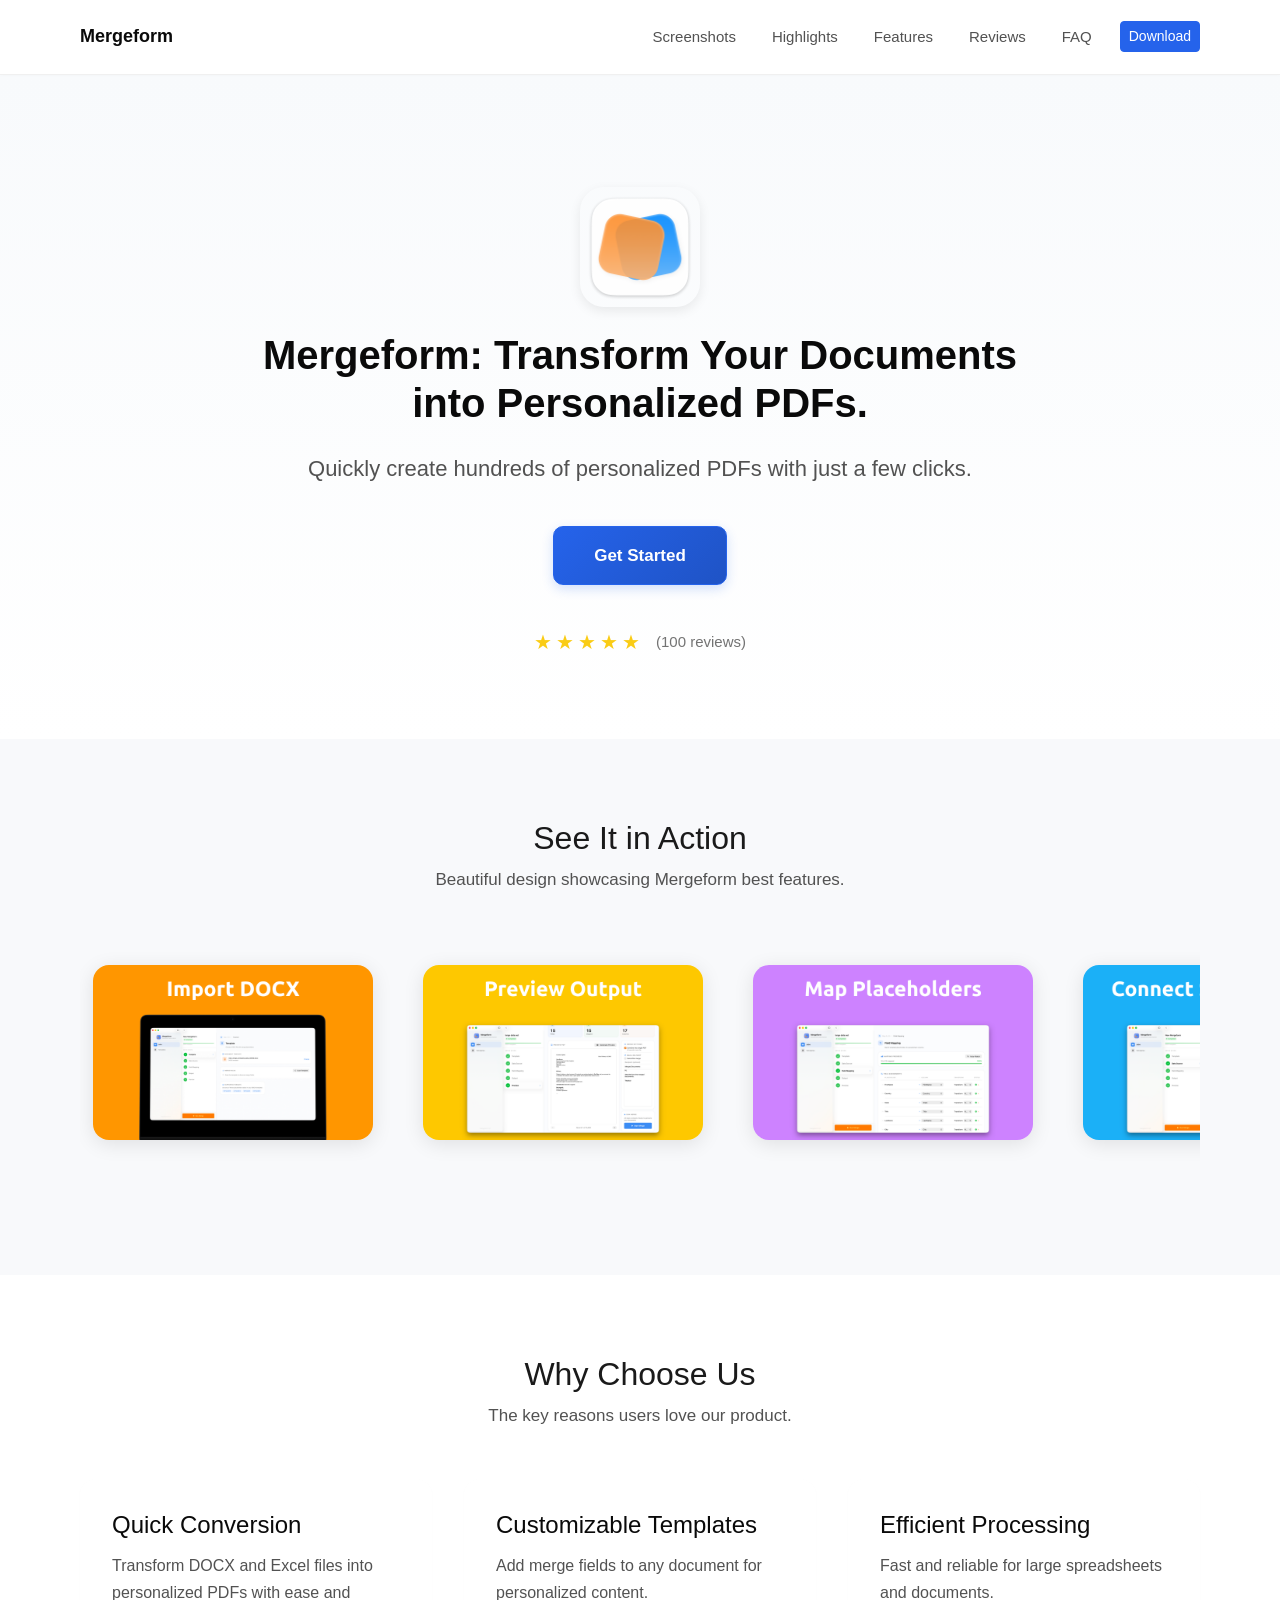
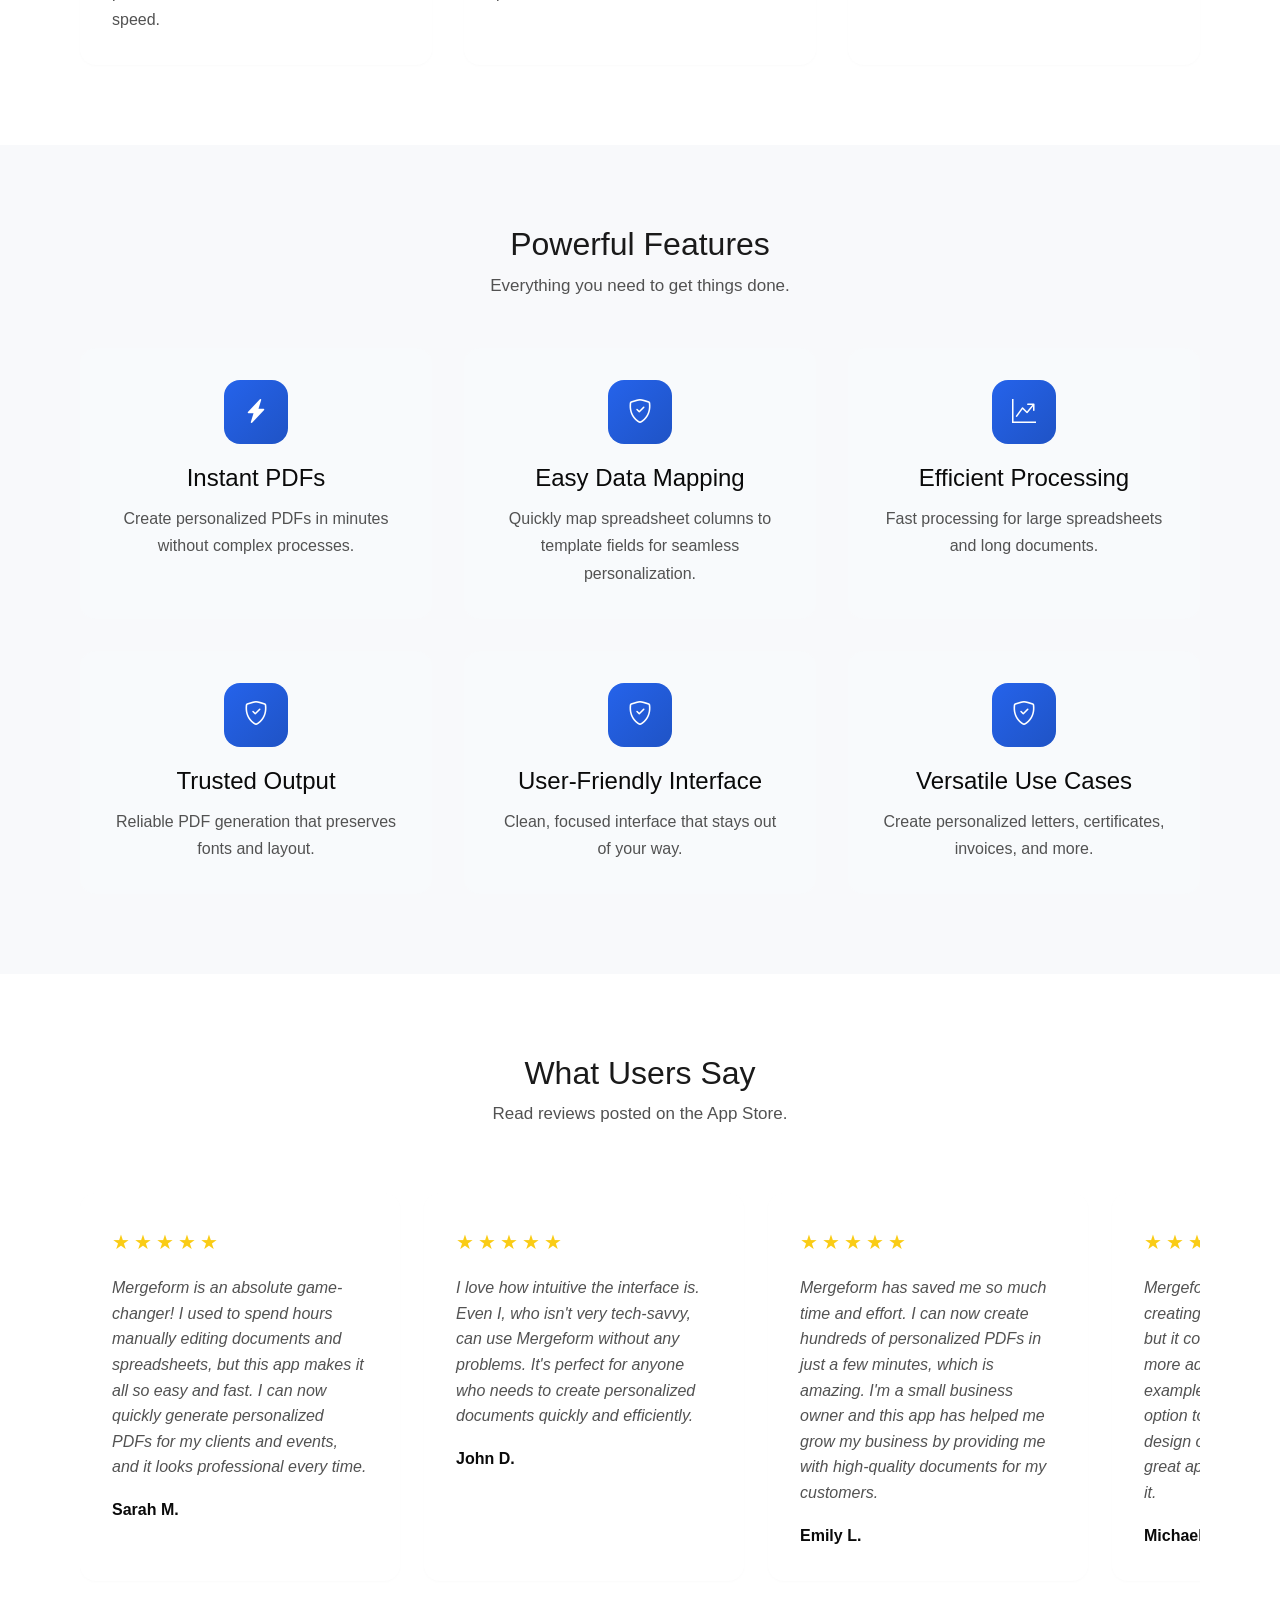
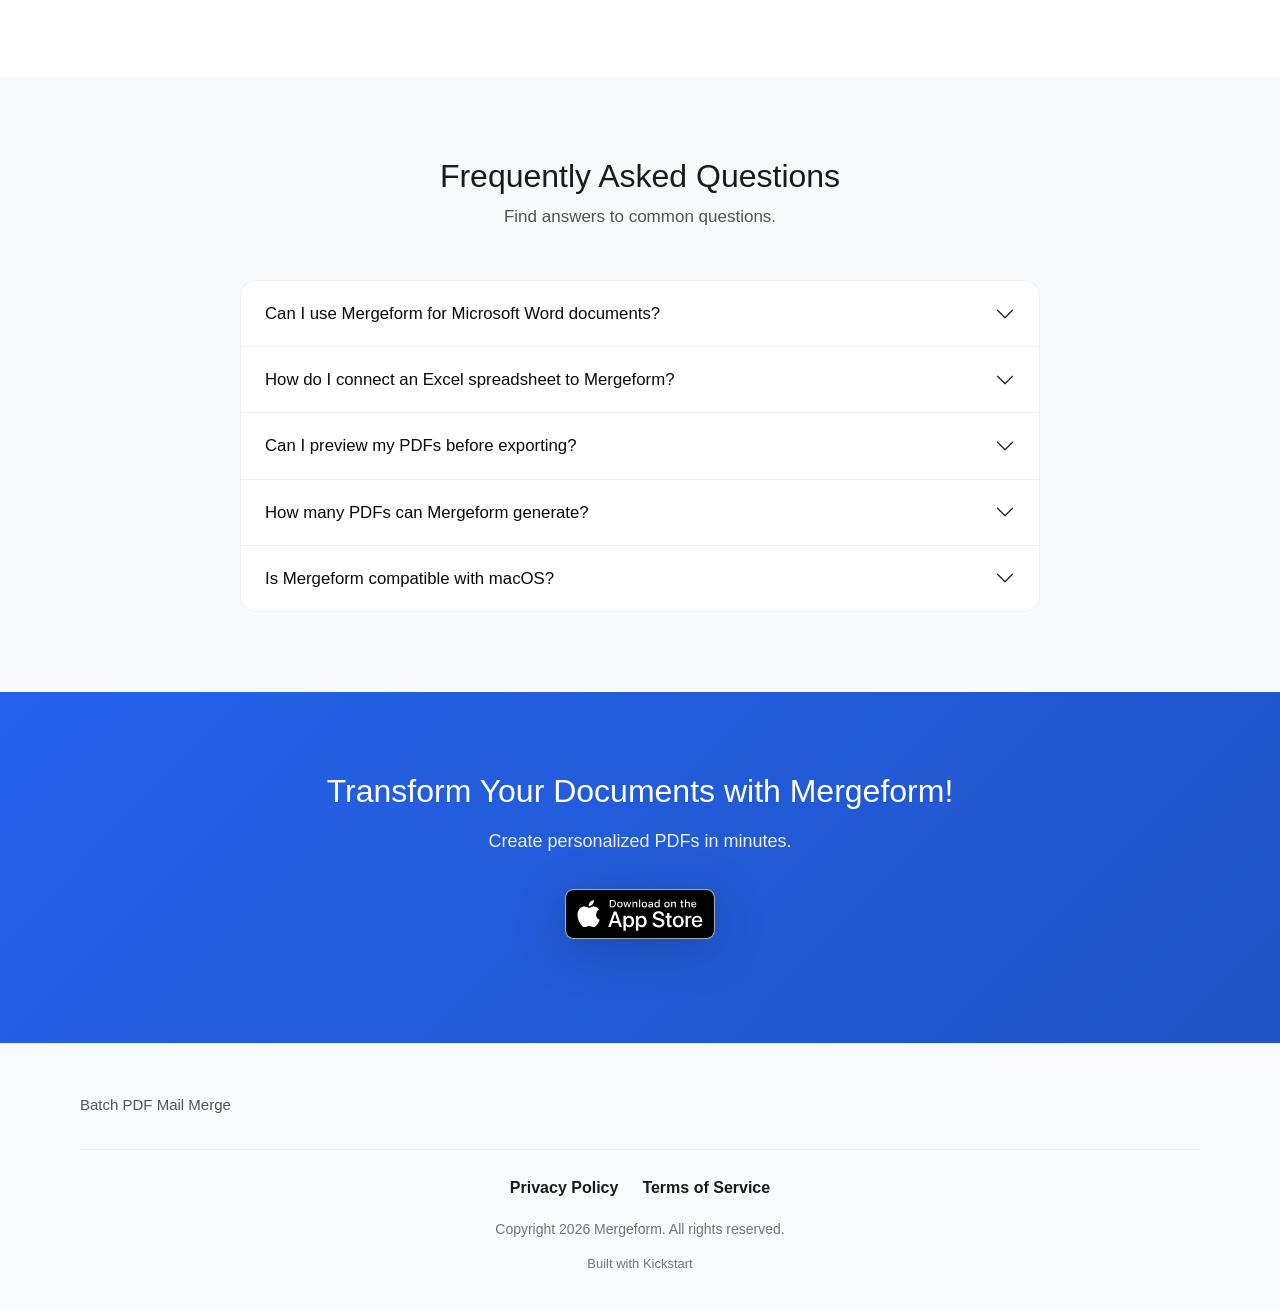
<file: index.html>
<!doctype html>
<html lang="en" data-light-theme="light" data-dark-theme="dark">
  <head>
    <base href="./" />
    <meta property="og:site_name" content="Mergeform" />
    <meta property="og:title" content="Home" />
    <meta name="twitter:title" content="Home" />
    <meta property="og:url" content="https://example.com/" />
    <meta name="twitter:domain" content="example.com" />
    <meta name="twitter:card" content="summary_large_image" />
    <meta name="twitter:dnt" content="on" />
    <meta charset="utf-8" />
    <meta name="viewport" content="width=device-width, initial-scale=1" />
    <meta name="author" content="Developer" />
    <meta name="generator" content="Ignite v0.6.0" />
    <title>Home</title>
    <link href="css/bootstrap.min.css" rel="stylesheet" />
    <link href="css/bootstrap-icons.min.css" rel="stylesheet" />
    <link href="css/ignite-core.min.css" rel="stylesheet" />
    <link href="https://example.com/" rel="canonical" />
    <link href="images/favicon.png" rel="icon" />
    <link href="css/styles.css" rel="stylesheet" />
    <style>
:root {
    --primary-color: #2563eb;
    --primary-rgb: 37, 99, 235;
    --font-family: -apple-system, BlinkMacSystemFont, 'Segoe UI', Roboto, 'Helvetica Neue', Arial, sans-serif;
    color-scheme: light dark;
}
</style>
    <meta name="apple-itunes-app" content="app-id=6759203950" />
  </head>
  <body data-site-classes="site-shell">
    <header>
      <nav class="site-header navbar navbar-expand-md">
        <div class="container flex-wrap flex-lg-nowrap">
          <div class="me-2 me-md-auto">
            <a href="index.html" class="brand-link d-inline-flex align-items-center navbar-brand"><span class="brand-name">Mergeform</span></a>
          </div>
          <button type="button" class="navbar-toggler btn" data-bs-toggle="collapse" data-bs-target="#navbarCollapse" aria-controls="navbarCollapse" aria-expanded="false" aria-label="Toggle navigation"><span class="navbar-toggler-icon"></span></button>
          <div id="navbarCollapse" class="collapse navbar-collapse">
            <ul class="navbar-nav mb-2 mb-md-0 col justify-content-end">
              <li class="nav-item"><a href="#screenshots" class="nav-link text-nowrap">Screenshots</a></li>
              <li class="nav-item"><a href="#highlights" class="nav-link text-nowrap">Highlights</a></li>
              <li class="nav-item"><a href="#features" class="nav-link text-nowrap">Features</a></li>
              <li class="nav-item"><a href="#reviews" class="nav-link text-nowrap">Reviews</a></li>
              <li class="nav-item"><a href="#faq" class="nav-link text-nowrap">FAQ</a></li>
              <li class="nav-item"><a href="https://apps.apple.com/app/id6759203950" class="text-nowrap btn btn-sm btn-primary">Download</a></li>
            </ul>
          </div>
        </div>
      </nav>
    </header>
    <main class="site-main">
      <div class="ig-main-content">
        <div id="hero" class="hero hero-centered">
          <div class="container">
            <div class="hero-content">
              <img src="images/app-icon.png" alt="App Icon" class="hero-app-icon" />
              <h1 class="hero-title">Mergeform: Transform Your Documents into Personalized PDFs.</h1>
              <p class="hero-subtitle">Quickly create hundreds of personalized PDFs with just a few clicks.</p>
              <div class="hero-cta">
                <a href="https://apps.apple.com/app/id6759203950" class="cta-button cta-button-primary btn btn-primary">Get Started</a>
              </div>
              <div class="hero-rating">
                <div class="rating-stars">
                  <span class="star">★</span>
                  <span class="star">★</span>
                  <span class="star">★</span>
                  <span class="star">★</span>
                  <span class="star">★</span>
                </div>
                <p class="rating-text"><span class="rating-count">(100 reviews)</span></p>
              </div>
            </div>
          </div>
        </div>
        <div id="screenshots" class="screenshots-section screenshots-carousel">
          <div class="container">
            <div class="section-header">
              <h2>See It in Action</h2>
              <p class="section-description">Beautiful design showcasing Mergeform best features.</p>
            </div>
            <div class="screenshots-container">
              <div class="screenshots-scroll">
                <div class="screenshot-card">
                  <button type="button" class="screenshot-trigger btn" data-bs-toggle="modal" data-bs-target="#screenshot-modal-0"><img src="images/screenshots/01.png" alt="Import Docx" class="screenshot-image" /></button>
                </div>
                <div class="screenshot-card">
                  <button type="button" class="screenshot-trigger btn" data-bs-toggle="modal" data-bs-target="#screenshot-modal-1"><img src="images/screenshots/04.png" alt="A view of the output" class="screenshot-image" /></button>
                </div>
                <div class="screenshot-card">
                  <button type="button" class="screenshot-trigger btn" data-bs-toggle="modal" data-bs-target="#screenshot-modal-2"><img src="images/screenshots/03.png" alt="A view of the placeholders" class="screenshot-image" /></button>
                </div>
                <div class="screenshot-card">
                  <button type="button" class="screenshot-trigger btn" data-bs-toggle="modal" data-bs-target="#screenshot-modal-3"><img src="images/screenshots/02.png" alt="connecting to the spreadsheet." class="screenshot-image" /></button>
                </div>
              </div>
            </div>
            <div id="screenshot-modal-0" tabindex="-1" class="modal fade screenshot-modal" aria-labelledby="screenshotModalLabel0" aria-hidden="true">
              <div class="modal-dialog modal-lg modal-dialog-centered">
                <div class="modal-content">
                  <div class="modal-header">
                    <h4>Screenshot 1</h4>
                    <button type="button" class="btn btn-close" data-bs-dismiss="modal" label="Close"></button>
                  </div>
                  <div class="modal-body text-center">
                    <img src="images/screenshots/01.png" alt="Import Docx" class="img-fluid screenshot-lightbox-image" />
                  </div>
                </div>
              </div>
            </div>
            <div id="screenshot-modal-1" tabindex="-1" class="modal fade screenshot-modal" aria-labelledby="screenshotModalLabel1" aria-hidden="true">
              <div class="modal-dialog modal-lg modal-dialog-centered">
                <div class="modal-content">
                  <div class="modal-header">
                    <h4>Screenshot 2</h4>
                    <button type="button" class="btn btn-close" data-bs-dismiss="modal" label="Close"></button>
                  </div>
                  <div class="modal-body text-center">
                    <img src="images/screenshots/04.png" alt="A view of the output" class="img-fluid screenshot-lightbox-image" />
                  </div>
                </div>
              </div>
            </div>
            <div id="screenshot-modal-2" tabindex="-1" class="modal fade screenshot-modal" aria-labelledby="screenshotModalLabel2" aria-hidden="true">
              <div class="modal-dialog modal-lg modal-dialog-centered">
                <div class="modal-content">
                  <div class="modal-header">
                    <h4>Screenshot 3</h4>
                    <button type="button" class="btn btn-close" data-bs-dismiss="modal" label="Close"></button>
                  </div>
                  <div class="modal-body text-center">
                    <img src="images/screenshots/03.png" alt="A view of the placeholders" class="img-fluid screenshot-lightbox-image" />
                  </div>
                </div>
              </div>
            </div>
            <div id="screenshot-modal-3" tabindex="-1" class="modal fade screenshot-modal" aria-labelledby="screenshotModalLabel3" aria-hidden="true">
              <div class="modal-dialog modal-lg modal-dialog-centered">
                <div class="modal-content">
                  <div class="modal-header">
                    <h4>Screenshot 4</h4>
                    <button type="button" class="btn btn-close" data-bs-dismiss="modal" label="Close"></button>
                  </div>
                  <div class="modal-body text-center">
                    <img src="images/screenshots/02.png" alt="connecting to the spreadsheet." class="img-fluid screenshot-lightbox-image" />
                  </div>
                </div>
              </div>
            </div>
          </div>
        </div>
        <div id="highlights" class="highlights-section highlights-grid-multiple-of-three">
          <div class="container">
            <div class="section-header">
              <h2>Why Choose Us</h2>
              <p class="section-description">The key reasons users love our product.</p>
            </div>
            <div class="highlights-grid">
              <div class="highlight-card">
                <h4 class="highlight-title">Quick Conversion</h4>
                <p class="highlight-description">Transform DOCX and Excel files into personalized PDFs with ease and speed.</p>
              </div>
              <div class="highlight-card">
                <h4 class="highlight-title">Customizable Templates</h4>
                <p class="highlight-description">Add merge fields to any document for personalized content.</p>
              </div>
              <div class="highlight-card">
                <h4 class="highlight-title">Efficient Processing</h4>
                <p class="highlight-description">Fast and reliable for large spreadsheets and documents.</p>
              </div>
            </div>
          </div>
        </div>
        <div id="features" class="features-section features-grid-layout features-grid-multiple-of-three">
          <div class="container">
            <div class="section-header">
              <h2>Powerful Features</h2>
              <p class="section-description">Everything you need to get things done.</p>
            </div>
            <div class="features-grid">
              <div class="feature-card">
                <div class="feature-icon">
                  <i class="feature-icon-image bi-lightning-charge-fill"></i>
                </div>
                <h4 class="feature-title">Instant PDFs</h4>
                <p class="feature-description">Create personalized PDFs in minutes without complex processes.</p>
              </div>
              <div class="feature-card">
                <div class="feature-icon">
                  <i class="feature-icon-image bi-shield-check"></i>
                </div>
                <h4 class="feature-title">Easy Data Mapping</h4>
                <p class="feature-description">Quickly map spreadsheet columns to template fields for seamless personalization.</p>
              </div>
              <div class="feature-card">
                <div class="feature-icon">
                  <i class="feature-icon-image bi-graph-up-arrow"></i>
                </div>
                <h4 class="feature-title">Efficient Processing</h4>
                <p class="feature-description">Fast processing for large spreadsheets and long documents.</p>
              </div>
              <div class="feature-card">
                <div class="feature-icon">
                  <i class="feature-icon-image bi-shield-check"></i>
                </div>
                <h4 class="feature-title">Trusted Output</h4>
                <p class="feature-description">Reliable PDF generation that preserves fonts and layout.</p>
              </div>
              <div class="feature-card">
                <div class="feature-icon">
                  <i class="feature-icon-image bi-shield-check"></i>
                </div>
                <h4 class="feature-title">User-Friendly Interface</h4>
                <p class="feature-description">Clean, focused interface that stays out of your way.</p>
              </div>
              <div class="feature-card">
                <div class="feature-icon">
                  <i class="feature-icon-image bi-shield-check"></i>
                </div>
                <h4 class="feature-title">Versatile Use Cases</h4>
                <p class="feature-description">Create personalized letters, certificates, invoices, and more.</p>
              </div>
            </div>
          </div>
        </div>
        <div id="reviews" class="testimonials-section testimonials-carousel">
          <div class="container">
            <div class="section-header">
              <h2>What Users Say</h2>
              <p class="section-description">Read reviews posted on the App Store.</p>
            </div>
            <div class="testimonials-scroll">
              <div class="testimonial-card">
                <div class="testimonial-rating">
                  <span class="star">★</span>
                  <span class="star">★</span>
                  <span class="star">★</span>
                  <span class="star">★</span>
                  <span class="star">★</span>
                </div>
                <p class="testimonial-quote">Mergeform is an absolute game-changer! I used to spend hours manually editing documents and spreadsheets, but this app makes it all so easy and fast. I can now quickly generate personalized PDFs for my clients and events, and it looks professional every time.</p>
                <p class="testimonial-author">Sarah M.</p>
              </div>
              <div class="testimonial-card">
                <div class="testimonial-rating">
                  <span class="star">★</span>
                  <span class="star">★</span>
                  <span class="star">★</span>
                  <span class="star">★</span>
                  <span class="star">★</span>
                </div>
                <p class="testimonial-quote">I love how intuitive the interface is. Even I, who isn't very tech-savvy, can use Mergeform without any problems. It's perfect for anyone who needs to create personalized documents quickly and efficiently.</p>
                <p class="testimonial-author">John D.</p>
              </div>
              <div class="testimonial-card">
                <div class="testimonial-rating">
                  <span class="star">★</span>
                  <span class="star">★</span>
                  <span class="star">★</span>
                  <span class="star">★</span>
                  <span class="star">★</span>
                </div>
                <p class="testimonial-quote">Mergeform has saved me so much time and effort. I can now create hundreds of personalized PDFs in just a few minutes, which is amazing. I'm a small business owner and this app has helped me grow my business by providing me with high-quality documents for my customers.</p>
                <p class="testimonial-author">Emily L.</p>
              </div>
              <div class="testimonial-card">
                <div class="testimonial-rating">
                  <span class="star">★</span>
                  <span class="star">★</span>
                  <span class="star">★</span>
                  <span class="star">★</span>
                  <span class="star">☆</span>
                </div>
                <p class="testimonial-quote">Mergeform is a great tool for creating personalized documents, but it could be even better with more advanced features. For example, I would love to have the option to customize the layout and design of my PDFs. Overall, it's a great app and I highly recommend it.</p>
                <p class="testimonial-author">Michael R.</p>
              </div>
            </div>
          </div>
        </div>
        <div id="faq" class="faq-section">
          <div class="container">
            <div class="section-header">
              <h2>Frequently Asked Questions</h2>
              <p class="section-description">Find answers to common questions.</p>
            </div>
            <div class="faq-content faq-accordion-layout">
              <div id="accordion5DhEL" class="faq-accordion accordion">
                <div class="accordion-item">
                  <h2 class="accordion-header"><button type="button" class="accordion-button collapsed btn" data-bs-toggle="collapse" data-bs-target="#accordion5DhEL-item3QyXG" aria-expanded="false" aria-controls="accordion5DhEL-item3QyXG">Can I use Mergeform for Microsoft Word documents?</button></h2>
                  <div id="accordion5DhEL-item3QyXG" class="accordion-collapse collapse" data-bs-parent="#accordion5DhEL">
                    <div class="accordion-body">
                      <p class="faq-answer">Yes, Mergeform can process any Word .docx file as a template. Simply upload your existing document and customize it with merge fields.</p>
                    </div>
                  </div>
                </div>
                <div class="accordion-item">
                  <h2 class="accordion-header"><button type="button" class="accordion-button collapsed btn" data-bs-toggle="collapse" data-bs-target="#accordion5DhEL-itemIXCKp" aria-expanded="false" aria-controls="accordion5DhEL-itemIXCKp">How do I connect an Excel spreadsheet to Mergeform?</button></h2>
                  <div id="accordion5DhEL-itemIXCKp" class="accordion-collapse collapse" data-bs-parent="#accordion5DhEL">
                    <div class="accordion-body">
                      <p class="faq-answer">You can connect an Excel workbook by selecting the sheet and column that contains your data. Each row in the spreadsheet will generate a personalized PDF.</p>
                    </div>
                  </div>
                </div>
                <div class="accordion-item">
                  <h2 class="accordion-header"><button type="button" class="accordion-button collapsed btn" data-bs-toggle="collapse" data-bs-target="#accordion5DhEL-itemswt5f" aria-expanded="false" aria-controls="accordion5DhEL-itemswt5f">Can I preview my PDFs before exporting?</button></h2>
                  <div id="accordion5DhEL-itemswt5f" class="accordion-collapse collapse" data-bs-parent="#accordion5DhEL">
                    <div class="accordion-body">
                      <p class="faq-answer">Yes, Mergeform allows you to generate a sample PDF to check the formatting, spelling, and layout before committing to the full job.</p>
                    </div>
                  </div>
                </div>
                <div class="accordion-item">
                  <h2 class="accordion-header"><button type="button" class="accordion-button collapsed btn" data-bs-toggle="collapse" data-bs-target="#accordion5DhEL-itemv5F4L" aria-expanded="false" aria-controls="accordion5DhEL-itemv5F4L">How many PDFs can Mergeform generate?</button></h2>
                  <div id="accordion5DhEL-itemv5F4L" class="accordion-collapse collapse" data-bs-parent="#accordion5DhEL">
                    <div class="accordion-body">
                      <p class="faq-answer">Mergeform can generate hundreds or thousands of personalized PDFs from your spreadsheet, depending on the size and complexity of the data.</p>
                    </div>
                  </div>
                </div>
                <div class="accordion-item">
                  <h2 class="accordion-header"><button type="button" class="accordion-button collapsed btn" data-bs-toggle="collapse" data-bs-target="#accordion5DhEL-itemM71sl" aria-expanded="false" aria-controls="accordion5DhEL-itemM71sl">Is Mergeform compatible with macOS?</button></h2>
                  <div id="accordion5DhEL-itemM71sl" class="accordion-collapse collapse" data-bs-parent="#accordion5DhEL">
                    <div class="accordion-body">
                      <p class="faq-answer">Yes, Mergeform is specifically designed for macOS and offers a clean, focused interface with fast processing for large spreadsheets and long documents.</p>
                    </div>
                  </div>
                </div>
              </div>
            </div>
          </div>
        </div>
        <div id="download" class="download-section">
          <div class="container">
            <div class="download-content">
              <h2>Transform Your Documents with Mergeform!</h2>
              <p class="download-description">Create personalized PDFs in minutes.</p>
              <div class="store-badges">
                <a href="https://apps.apple.com/app/id6759203950" class="store-badge-link"><img src="images/app-store-download-black.svg" alt="Download on the App Store" class="store-badge store-badge-light-mode" /><img src="images/app-store-download-white.svg" alt="Download on the App Store" class="store-badge store-badge-dark-mode" /></a>
              </div>
            </div>
          </div>
        </div>
      </div>
    </main>
    <div class="site-footer">
      <div class="container">
        <div class="footer-content">
          <div class="footer-brand">
            <p class="footer-tagline">Batch PDF Mail Merge</p>
          </div>
        </div>
        <div class="footer-copyright">
          <div class="footer-links">
            <a href="privacy/index.html" class="footer-privacy-link">Privacy Policy</a>
            <a href="https://www.apple.com/legal/internet-services/itunes/dev/stdeula" class="footer-privacy-link">Terms of Service</a>
          </div>
          <p>Copyright 2026 Mergeform. All rights reserved.</p>
          <a href="https://kickstart.tools" class="footer-kickstart-link">Built with Kickstart</a>
        </div>
      </div>
    </div>
    <script src="js/bootstrap.bundle.min.js"></script>
    <script src="js/ignite-core.js"></script>
  </body>
</html>
</file>
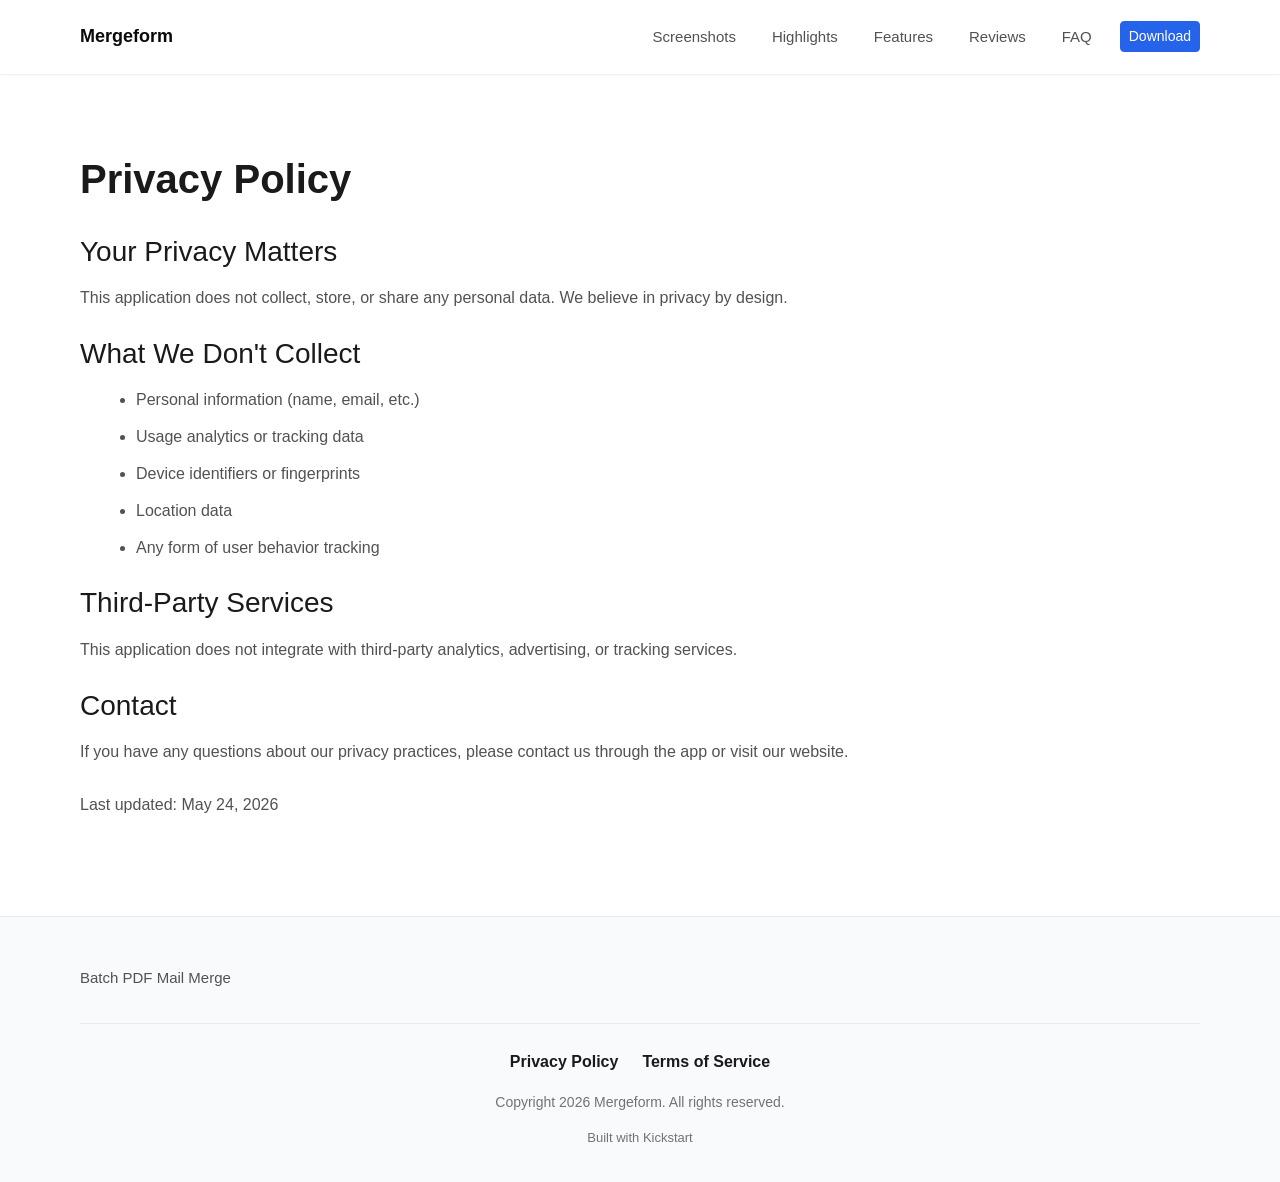
<file: privacy/index.html>
<!doctype html>
<html lang="en" data-light-theme="light" data-dark-theme="dark">
  <head>
    <base href="../" />
    <meta property="og:site_name" content="Mergeform" />
    <meta property="og:title" content="Privacy Policy" />
    <meta name="twitter:title" content="Privacy Policy" />
    <meta property="og:url" content="https://example.com/privacy" />
    <meta name="twitter:domain" content="example.com" />
    <meta name="twitter:card" content="summary_large_image" />
    <meta name="twitter:dnt" content="on" />
    <meta charset="utf-8" />
    <meta name="viewport" content="width=device-width, initial-scale=1" />
    <meta name="author" content="Developer" />
    <meta name="generator" content="Ignite v0.6.0" />
    <title>Privacy Policy</title>
    <link href="css/bootstrap.min.css" rel="stylesheet" />
    <link href="css/bootstrap-icons.min.css" rel="stylesheet" />
    <link href="css/ignite-core.min.css" rel="stylesheet" />
    <link href="https://example.com/privacy" rel="canonical" />
    <link href="images/favicon.png" rel="icon" />
    <link href="css/styles.css" rel="stylesheet" />
    <style>
:root {
    --primary-color: #2563eb;
    --primary-rgb: 37, 99, 235;
    --font-family: -apple-system, BlinkMacSystemFont, 'Segoe UI', Roboto, 'Helvetica Neue', Arial, sans-serif;
    color-scheme: light dark;
}
</style>
    <meta name="apple-itunes-app" content="app-id=6759203950" />
  </head>
  <body data-site-classes="site-shell">
    <header>
      <nav class="site-header navbar navbar-expand-md">
        <div class="container flex-wrap flex-lg-nowrap">
          <div class="me-2 me-md-auto">
            <a href="index.html" class="brand-link d-inline-flex align-items-center navbar-brand"><span class="brand-name">Mergeform</span></a>
          </div>
          <button type="button" class="navbar-toggler btn" data-bs-toggle="collapse" data-bs-target="#navbarCollapse" aria-controls="navbarCollapse" aria-expanded="false" aria-label="Toggle navigation"><span class="navbar-toggler-icon"></span></button>
          <div id="navbarCollapse" class="collapse navbar-collapse">
            <ul class="navbar-nav mb-2 mb-md-0 col justify-content-end">
              <li class="nav-item"><a href="#screenshots" class="nav-link text-nowrap">Screenshots</a></li>
              <li class="nav-item"><a href="#highlights" class="nav-link text-nowrap">Highlights</a></li>
              <li class="nav-item"><a href="#features" class="nav-link text-nowrap">Features</a></li>
              <li class="nav-item"><a href="#reviews" class="nav-link text-nowrap">Reviews</a></li>
              <li class="nav-item"><a href="#faq" class="nav-link text-nowrap">FAQ</a></li>
              <li class="nav-item"><a href="https://apps.apple.com/app/id6759203950" class="text-nowrap btn btn-sm btn-primary">Download</a></li>
            </ul>
          </div>
        </div>
      </nav>
    </header>
    <main class="site-main">
      <div class="ig-main-content">
        <div class="privacy-page">
          <div class="container">
            <div class="privacy-content">
              <h1 class="privacy-title">Privacy Policy</h1>
              <h3>Your Privacy Matters</h3>
              <p>This application does not collect, store, or share any personal data. We believe in privacy by design.</p>
              <h3 class="mt-4">What We Don't Collect</h3>
              <ul>
                <li><p class="m-0">Personal information (name, email, etc.)</p></li>
                <li><p class="m-0">Usage analytics or tracking data</p></li>
                <li><p class="m-0">Device identifiers or fingerprints</p></li>
                <li><p class="m-0">Location data</p></li>
                <li><p class="m-0">Any form of user behavior tracking</p></li>
              </ul>
              <h3 class="mt-4">Third-Party Services</h3>
              <p>This application does not integrate with third-party analytics, advertising, or tracking services.</p>
              <h3 class="mt-4">Contact</h3>
              <p>If you have any questions about our privacy practices, please contact us through the app or visit our website.</p>
              <p class="text-body-secondary mt-4">Last updated: May 24, 2026</p>
            </div>
          </div>
        </div>
      </div>
    </main>
    <div class="site-footer">
      <div class="container">
        <div class="footer-content">
          <div class="footer-brand">
            <p class="footer-tagline">Batch PDF Mail Merge</p>
          </div>
        </div>
        <div class="footer-copyright">
          <div class="footer-links">
            <a href="privacy/index.html" class="footer-privacy-link">Privacy Policy</a>
            <a href="https://www.apple.com/legal/internet-services/itunes/dev/stdeula" class="footer-privacy-link">Terms of Service</a>
          </div>
          <p>Copyright 2026 Mergeform. All rights reserved.</p>
          <a href="https://kickstart.tools" class="footer-kickstart-link">Built with Kickstart</a>
        </div>
      </div>
    </div>
    <script src="js/bootstrap.bundle.min.js"></script>
    <script src="js/ignite-core.js"></script>
  </body>
</html>
</file>
<file: css/styles.css>
/* Custom styles */
:root {
    /* Theme colors - these can be overridden dynamically */
    --primary-color: #2563eb;
    --primary-hover: color-mix(in srgb, var(--primary-color) 84%, black);
    --primary-rgb: 37, 99, 235;

    /* Text colors */
    --text-dark: #0a0a0a;
    --text-primary: #1a1a1a;
    --text-muted: #525252;
    --text-light: #737373;
    --text-secondary: var(--text-muted);

    /* Background colors */
    --bg-page: #ffffff;
    --bg-light: #f8fafc;
    --bg-card: #ffffff;
    --bg-primary: var(--bg-page);
    --bg-secondary: var(--bg-light);
    --surface-elevated: color-mix(in srgb, var(--bg-page) 92%, transparent);
    --section-surface-a: var(--bg-page);
    --section-surface-b: #f8f9fb;

    /* Border and shadow */
    --border-color: rgba(0, 0, 0, 0.06);
    --shadow-sm: 0 1px 3px rgba(0, 0, 0, 0.02);
    --shadow-md: 0 4px 12px rgba(0, 0, 0, 0.08);
    --shadow-lg: 0 8px 24px rgba(0, 0, 0, 0.12);

    /* Special colors */
    --star-color: #facc15;

    /* Font families */
    --font-family-system: -apple-system, BlinkMacSystemFont, "Segoe UI", "Roboto", "Helvetica Neue", sans-serif;
    --font-family-serif: Georgia, "Times New Roman", Times, serif;
    --font-family-mono: "SF Mono", Menlo, Monaco, Consolas, monospace;
    --font-family: var(--font-family-system);

    /* Spacing scale */
    --spacing-xs: 0.25rem;
    --spacing-sm: 0.5rem;
    --spacing-md: 1rem;
    --spacing-lg: 1.5rem;
    --spacing-xl: 2rem;
    --spacing-2xl: 3rem;
    --spacing-3xl: 5rem;

    /* Border radius */
    --radius-sm: 0.375rem;
    --radius-md: 0.625rem;
    --radius-lg: 1rem;
    --border-radius-sm: var(--radius-sm);
    --border-radius-md: var(--radius-md);
    --border-radius-lg: var(--radius-lg);
    --section-padding-y: var(--spacing-3xl);
    --section-padding: var(--section-padding-y) 0;
    --bs-primary: var(--primary-color);
    --bs-primary-rgb: var(--primary-rgb);
    --bs-link-color: var(--primary-color);
    --bs-link-color-rgb: var(--primary-rgb);
    --bs-link-hover-color: var(--primary-hover);
    --bs-link-hover-color-rgb: var(--primary-rgb);
}

/* Dark mode via class */
body[data-site-classes~="dark-mode"] {
    --text-dark: #fafafa;
    --text-primary: #e5e5e5;
    --text-muted: #a1a1aa;
    --text-light: #71717a;
    --text-secondary: var(--text-muted);
    --bg-page: #0a0a0a;
    --bg-light: #18181b;
    --bg-card: #27272a;
    --bg-primary: var(--bg-page);
    --bg-secondary: var(--bg-light);
    --surface-elevated: rgba(10, 10, 10, 0.92);
    --section-surface-a: var(--bg-page);
    --section-surface-b: #111114;
    --border-color: rgba(255, 255, 255, 0.1);
    --shadow-sm: 0 1px 3px rgba(0, 0, 0, 0.3);
    --shadow-md: 0 4px 12px rgba(0, 0, 0, 0.4);
    --shadow-lg: 0 8px 24px rgba(0, 0, 0, 0.5);
}

body[data-site-classes~="dark-mode"] .site-header .navbar-toggler-icon {
    background-image: url("data:image/svg+xml,%3csvg xmlns='http://www.w3.org/2000/svg' viewBox='0 0 30 30'%3e%3cpath stroke='rgba%28255,255,255,0.88%29' stroke-linecap='round' stroke-miterlimit='10' stroke-width='2' d='M4 7h22M4 15h22M4 23h22'/%3e%3c/svg%3e");
}

/* Dark mode via system preference (auto) */
@media (prefers-color-scheme: dark) {
    body:not([data-site-classes~="light-mode"]):not([data-site-classes~="dark-mode"]) {
        --text-dark: #fafafa;
        --text-primary: #e5e5e5;
        --text-muted: #a1a1aa;
        --text-light: #71717a;
        --text-secondary: var(--text-muted);
        --bg-page: #0a0a0a;
        --bg-light: #18181b;
        --bg-card: #27272a;
        --bg-primary: var(--bg-page);
        --bg-secondary: var(--bg-light);
        --surface-elevated: rgba(10, 10, 10, 0.92);
        --section-surface-a: var(--bg-page);
        --section-surface-b: #111114;
        --border-color: rgba(255, 255, 255, 0.1);
        --shadow-sm: 0 1px 3px rgba(0, 0, 0, 0.3);
        --shadow-md: 0 4px 12px rgba(0, 0, 0, 0.4);
        --shadow-lg: 0 8px 24px rgba(0, 0, 0, 0.5);
    }

    body:not([data-site-classes~="light-mode"]):not([data-site-classes~="dark-mode"]) .site-header .navbar-toggler-icon {
        background-image: url("data:image/svg+xml,%3csvg xmlns='http://www.w3.org/2000/svg' viewBox='0 0 30 30'%3e%3cpath stroke='rgba%28255,255,255,0.88%29' stroke-linecap='round' stroke-miterlimit='10' stroke-width='2' d='M4 7h22M4 15h22M4 23h22'/%3e%3c/svg%3e");
    }
}

/* Spacing density variations */
body[data-site-classes~="density-compact"] {
    --spacing-md: 0.75rem;
    --spacing-lg: 1rem;
    --spacing-xl: 1.5rem;
    --spacing-2xl: 2rem;
    --spacing-3xl: 3.5rem;
}

body[data-site-classes~="density-spacious"] {
    --spacing-md: 1.25rem;
    --spacing-lg: 2rem;
    --spacing-xl: 3rem;
    --spacing-2xl: 4rem;
    --spacing-3xl: 6rem;
}

/* Font family variations */
body[data-site-classes~="font-serif"] {
    --font-family: var(--font-family-serif);
}

body[data-site-classes~="font-mono"] {
    --font-family: var(--font-family-mono);
}

/* Base Styles */
html {
    background-color: var(--bg-page);
}

body {
    --bs-body-font-family: var(--font-family);
    --bs-body-color: var(--text-primary);
    --bs-body-bg: var(--bg-page);
    --bs-emphasis-color: var(--text-dark);
    --bs-secondary-color: var(--text-secondary);
    --bs-secondary-bg: var(--bg-secondary);
    --bs-tertiary-color: var(--text-light);
    --bs-tertiary-bg: var(--bg-light);
    --bs-border-color: var(--border-color);
    --bs-card-bg: var(--bg-card);
    --bs-card-border-color: var(--border-color);
    --bs-card-cap-bg: color-mix(in srgb, var(--bg-card) 88%, var(--bg-light));
    --bs-focus-ring-color: rgba(var(--primary-rgb), 0.15);
    margin: 0;
    font-family: var(--font-family);
    color: var(--text-primary);
    background-color: var(--bg-page);
    line-height: 1.7;
    min-height: 100vh;
    -webkit-font-smoothing: antialiased;
}

img {
    display: block;
    max-width: 100%;
}

.site-main {
    display: block;
}

.ig-main-content > .screenshots-section,
.ig-main-content > .highlights-section,
.ig-main-content > .features-section,
.ig-main-content > .testimonials-section,
.ig-main-content > .blog-posts-section,
.ig-main-content > .faq-section,
.ig-main-content > .pricing-section,
.ig-main-content > .team-section,
.ig-main-content > .video-section,
.ig-main-content > .newsletter-section,
.ig-main-content > .changelog-section,
.ig-main-content > .contact-form-section,
.ig-main-content > .custom-html-section,
.ig-main-content > .presskit-section {
    --section-surface: var(--section-surface-a);
}

.ig-main-content > .screenshots-section:nth-of-type(even),
.ig-main-content > .highlights-section:nth-of-type(even),
.ig-main-content > .features-section:nth-of-type(even),
.ig-main-content > .testimonials-section:nth-of-type(even),
.ig-main-content > .blog-posts-section:nth-of-type(even),
.ig-main-content > .faq-section:nth-of-type(even),
.ig-main-content > .pricing-section:nth-of-type(even),
.ig-main-content > .team-section:nth-of-type(even),
.ig-main-content > .video-section:nth-of-type(even),
.ig-main-content > .newsletter-section:nth-of-type(even),
.ig-main-content > .changelog-section:nth-of-type(even),
.ig-main-content > .contact-form-section:nth-of-type(even),
.ig-main-content > .custom-html-section:nth-of-type(even),
.ig-main-content > .presskit-section:nth-of-type(even) {
    --section-surface: var(--section-surface-b);
}

.container {
    max-width: 1200px;
    margin: 0 auto;
    padding: 0 1.5rem;
}

@media (min-width: 768px) {
    .container {
        padding: 0 2.5rem;
    }
}

/* Header */
.site-header {
    background: var(--surface-elevated);
    color: var(--text-primary);
    backdrop-filter: blur(12px);
    position: sticky;
    top: 0;
    z-index: 1000;
    border-bottom: 1px solid var(--border-color);
    box-shadow: var(--shadow-sm);
    padding: var(--spacing-md) 0;
    --bs-navbar-color: var(--text-muted);
    --bs-navbar-hover-color: var(--text-dark);
    --bs-navbar-active-color: var(--text-dark);
    --bs-navbar-brand-color: var(--text-dark);
    --bs-navbar-brand-hover-color: var(--text-dark);
    --bs-navbar-disabled-color: var(--text-light);
    --bs-navbar-toggler-border-color: var(--border-color);
    --bs-navbar-toggler-focus-width: 0;
}

.site-header .container {
    align-items: center;
    gap: var(--spacing-sm) var(--spacing-lg);
}

.site-header .navbar-brand {
    margin-right: 0;
    padding-top: 0;
    padding-bottom: 0;
}

.brand-link {
    display: flex;
    align-items: center;
    gap: 0.875rem;
    text-decoration: none;
    color: inherit;
    transition: transform 0.2s ease;
}

.brand-link:hover {
    transform: translateY(-1px);
    text-decoration: none;
}

.site-logo {
    height: 3rem;
    width: 3rem;
    border-radius: 0.75rem;
    border: 1px solid rgba(0, 0, 0, 0.08);
    box-shadow: 0 2px 8px rgba(0, 0, 0, 0.06);
    object-fit: cover;
}

.brand-name {
    font-size: 1.125rem;
    font-weight: 600;
    color: var(--text-dark);
}

.site-header .navbar-collapse {
    align-items: center;
}

.site-header .navbar-nav {
    align-items: flex-start;
    gap: var(--spacing-xs);
}

.site-header .nav-link,
.nav-link {
    color: var(--text-muted);
    text-decoration: none;
    font-weight: 500;
    font-size: 0.9375rem;
    transition: color 0.2s ease;
    position: relative;
}

.site-header .nav-link:hover,
.nav-link:hover {
    color: var(--text-dark);
    text-decoration: none;
}

.site-header .nav-link.active {
    color: var(--text-dark);
}

.nav-link::after {
    content: '';
    position: absolute;
    bottom: -0.25rem;
    left: 0;
    width: 0;
    height: 2px;
    background: var(--primary-color);
    transition: width 0.3s ease;
}

.nav-link:hover::after {
    width: 100%;
}

.site-header .navbar-toggler {
    padding: 0.4rem 0.55rem;
    border-radius: var(--radius-sm);
}

.site-header .navbar-toggler:focus {
    box-shadow: none;
}

.site-header .navbar-toggler-icon {
    background-image: url("data:image/svg+xml,%3csvg xmlns='http://www.w3.org/2000/svg' viewBox='0 0 30 30'%3e%3cpath stroke='rgba%2810,10,10,0.82%29' stroke-linecap='round' stroke-miterlimit='10' stroke-width='2' d='M4 7h22M4 15h22M4 23h22'/%3e%3c/svg%3e");
}

/* CTA Button */
.cta-button {
    display: inline-block;
    background: var(--primary-color);
    color: #fff !important;
    padding: 0.875rem 2rem;
    border-radius: 0.625rem;
    font-weight: 600;
    text-decoration: none;
    transition: transform 0.2s ease, box-shadow 0.2s ease, color 0.2s ease;
    box-shadow: 0 4px 12px rgba(var(--primary-rgb), 0.2);
}

.cta-button:hover {
    background: var(--primary-hover);
    transform: translateY(-2px);
    box-shadow: 0 6px 20px rgba(var(--primary-rgb), 0.3);
    text-decoration: none;
}

.nav-cta-button {
    padding: 0.625rem 1rem;
    border-radius: 999px;
    box-shadow: none;
}

.nav-cta-button:hover {
    box-shadow: 0 10px 24px rgba(var(--primary-rgb), 0.18);
}

.cta-button-primary {
    background: linear-gradient(135deg, var(--primary-color) 0%, var(--primary-hover) 100%);
    padding: 1rem 2.5rem;
    font-size: 1.0625rem;
}

/* Hero Section */
.hero {
    padding: 5rem 0 4rem;
    background: linear-gradient(180deg, var(--bg-light) 0%, var(--bg-page) 100%);
    text-align: center;
}

@media (min-width: 768px) {
    .hero {
        padding: 7rem 0 5rem;
    }
}

.hero-content {
    max-width: 800px;
    margin: 0 auto;
}

.hero-title {
    margin-bottom: 1.5rem;
    color: var(--text-dark);
    font-weight: 800;
}

.hero-subtitle {
    font-size: clamp(1.125rem, 2vw, 1.375rem);
    line-height: 1.6;
    color: var(--text-muted);
    margin-bottom: 2.5rem;
}

.hero-cta {
    margin-bottom: 2.5rem;
}

.hero-rating {
    display: flex;
    align-items: center;
    justify-content: center;
    gap: 1rem;
    flex-wrap: wrap;
}

.rating-stars {
    display: flex;
    gap: 0.25rem;
}

.star {
    color: var(--star-color);
    font-size: 1.25rem;
}

.rating-text {
    font-size: 0.9375rem;
    color: var(--text-muted);
    margin: 0;
}

.rating-count {
    color: var(--text-light);
}

/* Section Headers */
.section-header {
    text-align: center;
    max-width: 700px;
    margin: 0 auto 3rem;
}

.section-header:empty,
.section-header:not(:has(*)) {
    display: none;
}

.section-description {
    color: var(--text-muted);
    font-size: 1.0625rem;
}

/* Screenshots Section */
.screenshots-section {
    padding: 5rem 0;
    background: var(--section-surface, var(--bg-page));
}

.screenshots-container {
    margin-bottom: 2rem;
}

.screenshots-scroll {
    display: flex;
    gap: 1.5rem;
    overflow-x: auto;
    padding: 1rem 0;
    scroll-snap-type: x mandatory;
    -webkit-overflow-scrolling: touch;
}

.screenshot-card {
    flex: 0 0 auto;
    scroll-snap-align: start;
}

.screenshot-image {
    width: 280px;
    height: auto;
    border-radius: 1rem;
    box-shadow: 0 4px 20px rgba(0, 0, 0, 0.1);
}

.screenshot-frame-image {
    border-radius: 0;
    box-shadow: none;
    filter: drop-shadow(0 1.25rem 2rem rgba(0, 0, 0, 0.22));
}

/* Highlights Section */
.highlights-section {
    padding: var(--section-padding-y) 0;
    background: var(--section-surface, var(--bg-light));
}

.highlights-section .highlights-grid {
    margin-top: 0;
}

.highlights-grid {
    display: grid;
    grid-template-columns: repeat(3, minmax(0, 1fr));
    gap: 2rem;
}

.highlight-card {
    background: var(--bg-card);
    padding: 2rem;
    border-radius: 1rem;
    box-shadow: var(--shadow-sm);
    transition: transform 0.2s ease, box-shadow 0.2s ease;
}

.highlight-card:hover {
    transform: translateY(-4px);
    box-shadow: var(--shadow-lg);
}

.highlight-title {
    margin-bottom: 0.75rem;
    color: var(--text-dark);
}

.highlight-description {
    color: var(--text-muted);
    margin: 0;
}

.highlights-section.highlights-grid-multiple-of-three .highlights-grid,
.highlights-section.highlights-grid-multiple-of-two .highlights-grid {
    grid-template-columns: 1fr;
}

@media (min-width: 42rem) {
    .highlights-section.highlights-grid-multiple-of-two .highlights-grid {
        grid-template-columns: repeat(2, minmax(0, 1fr));
    }
}

@media (min-width: 56rem) {
    .highlights-section.highlights-grid-multiple-of-three .highlights-grid {
        grid-template-columns: repeat(3, minmax(0, 1fr));
    }
}

@media (max-width: 767px) {
    .highlights-grid {
        grid-template-columns: 1fr;
    }
}

/* Features Section */
.features-section {
    padding: 5rem 0;
    background: var(--section-surface, var(--bg-page));
}

.feature-category {
    margin-bottom: 4rem;
}

.feature-category:last-child {
    margin-bottom: 0;
}

.category-title {
    text-align: center;
    margin-bottom: 0.75rem;
}

.category-description {
    text-align: center;
    color: var(--text-muted);
    max-width: 700px;
    margin: 0 auto 2rem;
}

.features-grid {
    display: grid;
    grid-template-columns: repeat(auto-fit, minmax(280px, 1fr));
    gap: 2rem;
}

.feature-card {
    background: var(--bg-light);
    padding: 2rem;
    border-radius: 1rem;
    text-align: center;
}

.feature-icon {
    width: 4rem;
    height: 4rem;
    background: linear-gradient(135deg, var(--primary-color) 0%, var(--primary-hover) 100%);
    border-radius: 1rem;
    display: flex;
    align-items: center;
    justify-content: center;
    margin: 0 auto 1.25rem;
}

.feature-icon-image {
    font-size: 1.5rem;
    color: #fff;
}

.feature-title {
    margin-bottom: 0.75rem;
    color: var(--text-dark);
}

.feature-description {
    color: var(--text-muted);
    margin: 0;
}

/* Testimonials Section */
.testimonials-section {
    padding: 5rem 0;
    background: var(--section-surface, var(--bg-light));
}

.testimonials-scroll {
    display: flex;
    gap: 1.5rem;
    overflow-x: auto;
    padding: 1rem 0;
    -webkit-overflow-scrolling: touch;
}

.testimonial-card {
    flex: 0 0 auto;
    width: 320px;
    background: var(--bg-card);
    padding: 2rem;
    border-radius: 1rem;
    box-shadow: var(--shadow-sm);
}

.testimonial-rating {
    display: flex;
    gap: 0.25rem;
    margin-bottom: 1rem;
}

.testimonial-quote {
    color: var(--text-muted);
    font-style: italic;
    margin-bottom: 1rem;
    line-height: 1.6;
}

.testimonial-author {
    font-weight: 600;
    color: var(--text-dark);
    margin: 0;
}

/* Download Section */
.download-section {
    padding: 5rem 0;
    background: linear-gradient(135deg, var(--primary-color) 0%, var(--primary-hover) 100%);
    text-align: center;
}

.download-content h2 {
    color: #fff;
    margin-bottom: 1rem;
}

.download-description {
    color: rgba(255, 255, 255, 0.9);
    max-width: 600px;
    margin: 0 auto 2rem;
    font-size: 1.125rem;
}

.download-section .download-cta-button {
    background: #fff;
    color: #000 !important;
    box-shadow: 0 10px 28px rgba(0, 0, 0, 0.2);
}

.download-section .download-cta-button:hover {
    background: rgba(255, 255, 255, 0.92);
    color: #000 !important;
    box-shadow: 0 14px 34px rgba(0, 0, 0, 0.25);
}

/* FAQ Section */
.faq-section {
    padding: 5rem 0;
    background: var(--section-surface, var(--bg-page));
}

.faq-accordion {
    --bs-accordion-bg: var(--bg-card);
    --bs-accordion-border-color: var(--border-color);
    --bs-accordion-border-radius: var(--radius-lg);
    --bs-accordion-btn-bg: var(--bg-card);
    --bs-accordion-btn-color: var(--text-dark);
    --bs-accordion-active-bg: var(--bg-card);
    --bs-accordion-active-color: var(--text-dark);
    --bs-accordion-btn-focus-border-color: rgba(var(--primary-rgb), 0.45);
    --bs-accordion-btn-focus-box-shadow: 0 0 0 0.2rem rgba(var(--primary-rgb), 0.15);
    max-width: 800px;
    margin: 0 auto;
}

.faq-accordion .accordion-item {
    overflow: hidden;
    background: var(--bg-card);
    border: 1px solid var(--border-color);
    border-radius: 0;
    box-shadow: none;
}

.faq-accordion .accordion-item:first-child {
    border-top-left-radius: var(--radius-lg);
    border-top-right-radius: var(--radius-lg);
}

.faq-accordion .accordion-item:last-child {
    border-bottom-left-radius: var(--radius-lg);
    border-bottom-right-radius: var(--radius-lg);
}

.faq-accordion .accordion-item + .accordion-item {
    border-top: 0;
    margin-top: 0;
}

.faq-accordion .accordion-button {
    font-size: 1.05rem;
    color: var(--text-dark);
    padding: 1.25rem 1.5rem;
    box-shadow: none;
    background: var(--bg-card);
}

.faq-accordion .accordion-button:not(.collapsed) {
    box-shadow: none;
    border-bottom: 1px solid var(--border-color);
}

.faq-accordion .accordion-body {
    background: var(--bg-card);
    color: var(--text-primary);
    padding: 1rem 1.5rem 1.25rem;
}

.faq-answer {
    margin: 0;
    color: var(--text-secondary);
}

/* Footer */
.site-footer {
    background: color-mix(in srgb, var(--bg-light) 92%, var(--bg-page));
    color: var(--text-primary);
    padding: 3rem 0 2rem;
    border-top: 1px solid var(--border-color);
}

.footer-content {
    display: flex;
    flex-wrap: wrap;
    gap: 2rem;
    margin-bottom: 2rem;
}

.footer-brand {
    max-width: 400px;
}

.footer-logo {
    width: 48px;
    height: 48px;
    border-radius: 0.75rem;
    margin-bottom: 1rem;
}

.footer-tagline {
    color: var(--text-muted);
    font-size: 0.9375rem;
    margin: 0;
}

.footer-copyright {
    border-top: 1px solid var(--border-color);
    padding-top: 1.5rem;
    text-align: center;
}

.footer-copyright p {
    color: var(--text-light);
    font-size: 0.875rem;
    margin: 0;
}

.footer-kickstart-link {
    display: inline-block;
    margin-top: 0.75rem;
    color: var(--text-light);
    font-size: 0.8125rem;
    text-decoration: none;
    transition: color 0.2s ease;
}

.footer-kickstart-link:hover {
    color: var(--primary-color);
}

/* Responsive */
@media (max-width: 767px) {
    .site-header .navbar-collapse {
        padding-top: var(--spacing-md);
    }

    .site-header .navbar-nav {
        width: 100%;
    }

    .site-header .nav-link::after {
        display: none;
    }

    .site-header .nav-cta-button {
        margin-top: var(--spacing-xs);
    }

    .screenshot-image {
        width: 240px;
    }

    .testimonial-card {
        width: 280px;
    }
}

@media (min-width: 768px) {
    .site-header .navbar-nav {
        align-items: center;
        gap: 1.25rem;
    }

    .site-header .navbar-collapse {
        justify-content: flex-end;
    }
}

/* ============================================
   Section Layout Variants
   ============================================ */

/* Hero Layout Variants */
.hero-centered {
    text-align: center;
}

.hero-centered .hero-content {
    max-width: 800px;
    margin: 0 auto;
}

.hero-left {
    text-align: left;
}

.hero-left .hero-content {
    max-width: 700px;
    margin: 0;
}

.hero-left .hero-cta {
    justify-content: flex-start;
}

.hero-left .hero-rating {
    justify-content: flex-start;
}

.hero-right {
    text-align: right;
}

.hero-right .hero-content {
    max-width: 700px;
    margin: 0 0 0 auto;
}

.hero-right .hero-cta {
    justify-content: flex-end;
}

.hero-right .hero-rating {
    justify-content: flex-end;
}

/* Features Layout Variants */
.features-grid-layout .features-grid {
    display: grid;
    grid-template-columns: repeat(auto-fit, minmax(280px, 1fr));
    gap: 2rem;
}

.features-list-layout .features-grid {
    display: flex;
    flex-direction: column;
    gap: 1.5rem;
    max-width: 800px;
    margin: 0 auto;
}

.features-list-layout .feature-card {
    display: flex;
    align-items: flex-start;
    gap: 1.5rem;
    text-align: left;
    padding: 1.5rem;
}

.features-list-layout .feature-icon {
    margin: 0;
    flex-shrink: 0;
}

.features-cards-layout .features-grid {
    display: grid;
    grid-template-columns: repeat(auto-fit, minmax(320px, 1fr));
    gap: 2rem;
}

.features-cards-layout .feature-card {
    background: var(--bg-card);
    padding: 2.5rem;
    border-radius: 1.25rem;
    box-shadow: var(--shadow-md);
    border: 1px solid var(--border-color);
}

.features-section.features-grid-layout.features-grid-multiple-of-three .features-grid,
.features-section.features-cards-layout.features-grid-multiple-of-three .features-grid,
.features-section.features-grid-layout.features-grid-multiple-of-two .features-grid,
.features-section.features-cards-layout.features-grid-multiple-of-two .features-grid {
    grid-template-columns: 1fr;
}

@media (min-width: 42rem) {
    .features-section.features-grid-layout.features-grid-multiple-of-two .features-grid {
        grid-template-columns: repeat(2, minmax(0, 1fr));
    }
}

@media (min-width: 48rem) {
    .features-section.features-cards-layout.features-grid-multiple-of-two .features-grid {
        grid-template-columns: repeat(2, minmax(0, 1fr));
    }
}

@media (min-width: 56rem) {
    .features-section.features-grid-layout.features-grid-multiple-of-three .features-grid {
        grid-template-columns: repeat(3, minmax(0, 1fr));
    }
}

@media (min-width: 64rem) {
    .features-section.features-cards-layout.features-grid-multiple-of-three .features-grid {
        grid-template-columns: repeat(3, minmax(0, 1fr));
    }
}

/* Screenshots Layout Variants */
.screenshots-carousel .screenshots-scroll {
    display: flex;
    gap: 1.5rem;
    overflow-x: auto;
    padding: 1rem 0;
    scroll-snap-type: x mandatory;
    -webkit-overflow-scrolling: touch;
}

.screenshots-grid .screenshots-scroll {
    display: grid;
    grid-template-columns: repeat(auto-fit, minmax(280px, 1fr));
    gap: 2rem;
    overflow-x: visible;
}

.screenshots-grid .screenshot-card {
    flex: none;
}

/* Testimonials Layout Variants */
.testimonials-carousel .testimonials-scroll {
    display: flex;
    gap: 1.5rem;
    overflow-x: auto;
    padding: 1rem 0;
    -webkit-overflow-scrolling: touch;
}

.testimonials-grid .testimonials-scroll {
    display: grid;
    grid-template-columns: repeat(auto-fit, minmax(300px, 1fr));
    gap: 2rem;
    overflow-x: visible;
}

.testimonials-grid .testimonial-card {
    flex: none;
    width: auto;
}

.testimonials-quotes .testimonials-scroll {
    display: flex;
    flex-direction: column;
    gap: 3rem;
    max-width: 800px;
    margin: 0 auto;
    overflow-x: visible;
}

.testimonials-quotes .testimonial-card {
    flex: none;
    width: auto;
    background: transparent;
    box-shadow: none;
    padding: 1rem 0 2rem;
    text-align: center;
    border-bottom: 1px solid var(--border-color);
}

.testimonials-quotes .testimonial-card:last-child {
    border-bottom: none;
}

.testimonials-quotes .testimonial-quote {
    font-size: 1.125rem;
    font-style: italic;
    line-height: 1.6;
    color: var(--text-primary);
    margin-bottom: 1.5rem;
}

.testimonials-quotes .testimonial-rating {
    justify-content: center;
}

.testimonials-quotes .testimonial-rating .star {
    font-size: 1.375rem;
}

.testimonials-quotes .testimonial-quote::before {
    content: '"';
}

.testimonials-quotes .testimonial-quote::after {
    content: '"';
}

.testimonials-quotes .testimonial-author {
    font-size: 1.125rem;
}

/* ==========================================
   PRICING SECTION
   ========================================== */

.pricing-section {
    padding: var(--section-padding-y) 0;
    background: var(--section-surface, var(--bg-primary));
}

.pricing-tiers {
    display: grid;
    grid-template-columns: repeat(auto-fit, minmax(300px, 1fr));
    gap: 2rem;
    margin-top: 3rem;
}

.pricing-tier {
    background: var(--bg-card);
    border: 1px solid var(--border-color);
    border-radius: 1rem;
    padding: 2rem;
    display: grid;
    gap: 1rem;
    align-content: start;
    position: relative;
    transition: transform 0.2s ease, box-shadow 0.2s ease;
}

.pricing-tier:hover {
    transform: translateY(-4px);
    box-shadow: var(--shadow-lg);
}

.pricing-tier-highlighted {
    border-color: var(--primary-color);
    box-shadow: 0 0 0 2px var(--primary-color);
}

.pricing-badge {
    position: absolute;
    top: -0.75rem;
    left: 50%;
    transform: translateX(-50%);
}

.pricing-tier-name {
    font-weight: 700;
    color: var(--text-primary);
    margin-bottom: 0.5rem;
}

.pricing-tier-description {
    color: var(--text-secondary);
    font-size: 0.9rem;
    margin: 0;
}

.pricing-price {
    margin: 0;
}

.pricing-price-line {
    display: inline-flex;
    align-items: baseline;
    gap: 0.625rem;
    flex-wrap: wrap;
}

.pricing-amount {
    font-size: 2.5rem;
    font-weight: 700;
    color: var(--text-primary);
}

.pricing-period {
    font-size: 1rem;
    color: var(--text-secondary);
}

.pricing-period-onetime {
    text-transform: lowercase;
}

.pricing-cta {
    width: 100%;
    text-align: center;
}

.pricing-features {
    flex: 1;
    display: flex;
    flex-direction: column;
    gap: 0.75rem;
}

.pricing-feature {
    display: flex;
    align-items: center;
    gap: 0.75rem;
    font-size: 0.95rem;
}

.feature-included {
    color: #10b981;
    font-weight: 600;
}

.feature-excluded {
    color: #ef4444;
    font-weight: 600;
}

/* ==========================================
   TEAM SECTION
   ========================================== */

.team-section {
    padding: var(--section-padding-y) 0;
    background: var(--section-surface, var(--bg-secondary));
}

.team-members {
    display: grid;
    grid-template-columns: repeat(auto-fit, minmax(280px, 1fr));
    gap: 2rem;
    margin-top: 3rem;
}

.team-member {
    background: var(--bg-card);
    border-radius: 1rem;
    padding: 2rem;
    text-align: center;
    color: var(--text-primary);
    border: 1px solid var(--border-color);
    transition: transform 0.2s ease, box-shadow 0.2s ease;
}

.team-member:hover {
    transform: translateY(-4px);
    box-shadow: var(--shadow-lg);
}

.team-member-photo {
    width: 120px;
    height: 120px;
    border-radius: 50%;
    object-fit: cover;
    margin: 0 auto 1.5rem;
    border: 3px solid var(--border-color);
}

.team-member-photo-placeholder {
    width: 120px;
    height: 120px;
    border-radius: 50%;
    background: var(--bg-secondary);
    margin: 0 auto 1.5rem;
    display: flex;
    align-items: center;
    justify-content: center;
}

.team-member-name {
    font-weight: 700;
    color: var(--text-primary);
    margin-bottom: 0.25rem;
}

.team-member-role {
    color: var(--primary-color);
    font-size: 0.9rem;
    font-weight: 500;
    margin-bottom: 1rem;
}

.team-member-bio {
    color: var(--text-secondary);
    font-size: 0.95rem;
    line-height: 1.6;
    margin-bottom: 1rem;
}

.team-member-social {
    display: flex;
    justify-content: center;
    flex-wrap: wrap;
    gap: 0.75rem;
}

.team-social-link {
    display: inline-flex;
    align-items: center;
    justify-content: center;
    width: 2.75rem;
    height: 2.75rem;
    padding: 0;
    border: 1px solid var(--border-color);
    border-radius: 50%;
    background: color-mix(in srgb, var(--bg-card) 82%, var(--bg-light));
    color: var(--text-primary);
    line-height: 1;
    text-decoration: none;
    transition: transform 0.2s ease, border-color 0.2s ease, color 0.2s ease;
}

.team-social-link i {
    font-size: 1.05rem;
    line-height: 1;
}

.team-social-link:hover {
    transform: translateY(-1px);
    border-color: color-mix(in srgb, var(--primary-color) 26%, var(--border-color));
    color: var(--primary-color);
    text-decoration: none;
}

/* ==========================================
   VIDEO SECTION
   ========================================== */

.video-section {
    padding: var(--section-padding-y) 0;
    background: var(--section-surface, var(--bg-primary));
}

.video-container {
    max-width: 900px;
    margin: 0 auto;
}

.video-frame,
.video-custom {
    position: relative;
    padding-top: 56.25%;
    background: color-mix(in srgb, var(--bg-card) 88%, black);
    border: 1px solid var(--border-color);
    border-radius: 1rem;
    overflow: hidden;
    box-shadow: var(--shadow-lg);
}

.video-iframe,
.video-player {
    position: absolute;
    inset: 0;
    width: 100%;
    height: 100%;
    border: 0;
}

.video-player {
    object-fit: cover;
}

.video-placeholder {
    text-align: center;
    padding: 4rem 2rem;
    background: var(--bg-secondary);
    border-radius: 1rem;
    color: var(--text-secondary);
}

.video-preview-placeholder {
    background: color-mix(in srgb, var(--bg-card) 82%, black);
}

.video-preview-placeholder-poster {
    position: absolute;
    inset: 0;
    width: 100%;
    height: 100%;
    object-fit: cover;
    opacity: 0.35;
}

.video-preview-placeholder-overlay {
    position: absolute;
    inset: 0;
    display: flex;
    flex-direction: column;
    align-items: center;
    justify-content: center;
    gap: 1rem;
    padding: 2rem;
    text-align: center;
    color: var(--text-primary);
    background: linear-gradient(180deg, transparent 30%, color-mix(in srgb, var(--bg-card) 70%, black) 100%);
}

.video-preview-placeholder-icon {
    width: 4.5rem;
    height: 4.5rem;
    display: flex;
    align-items: center;
    justify-content: center;
    border-radius: 50%;
    background: color-mix(in srgb, var(--bg-card) 40%, black);
    color: var(--text-primary);
    font-size: 1.75rem;
    line-height: 1;
    padding-left: 0.35rem;
}

.video-preview-placeholder-message {
    max-width: 32rem;
    margin: 0;
    font-size: 0.95rem;
    color: var(--text-secondary);
}

/* ==========================================
   STATS SECTION
   ========================================== */

.stats-section {
    padding: var(--section-padding-y) 0;
    background: linear-gradient(135deg, var(--primary-color), var(--primary-hover));
    color: white;
}

.stats-section .section-header {
    color: white;
}

.stats-section .section-description {
    color: rgba(255, 255, 255, 0.9);
}

.stats-grid {
    display: grid;
    grid-template-columns: repeat(auto-fit, minmax(200px, 1fr));
    gap: 2rem;
    margin-top: 3rem;
}

.stat-item {
    text-align: center;
    padding: 2rem;
    background: rgba(255, 255, 255, 0.1);
    border-radius: 1rem;
    backdrop-filter: blur(10px);
}

.stat-icon {
    margin-bottom: 1rem;
    font-size: 2rem;
}

.stat-value {
    font-size: 3rem;
    font-weight: 800;
    margin-bottom: 0.5rem;
    line-height: 1;
}

.stat-label {
    font-size: 1rem;
    opacity: 0.9;
    font-weight: 500;
}

.stats-section.stats-grid-multiple-of-three .stats-grid,
.stats-section.stats-grid-multiple-of-two .stats-grid {
    grid-template-columns: 1fr;
}

@media (min-width: 42rem) {
    .stats-section.stats-grid-multiple-of-two .stats-grid {
        grid-template-columns: repeat(2, minmax(0, 1fr));
    }
}

@media (min-width: 56rem) {
    .stats-section.stats-grid-multiple-of-three .stats-grid {
        grid-template-columns: repeat(3, minmax(0, 1fr));
    }
}

/* ==========================================
   NEWSLETTER SECTION
   ========================================== */

.newsletter-section {
    padding: var(--section-padding-y) 0;
    background: var(--section-surface, var(--bg-secondary));
}

.newsletter-container {
    max-width: 720px;
    margin: 2rem auto 0;
    padding: clamp(1.5rem, 2.5vw, 2rem);
    background: var(--bg-card);
    border: 1px solid var(--border-color);
    border-radius: var(--radius-lg);
    box-shadow: var(--shadow-sm);
}

.newsletter-form {
    width: 100%;
}

.newsletter-form-row {
    display: flex;
    gap: 1rem;
    flex-wrap: wrap;
    align-items: stretch;
}

.newsletter-input {
    flex: 1;
    min-width: 240px;
    padding: 1rem 1.25rem;
    font-size: 1rem;
    border: 1px solid color-mix(in srgb, var(--text-primary) 18%, transparent);
    border-radius: 0.75rem;
    background: var(--bg-page);
    color: var(--text-primary);
    transition: border-color 0.2s ease, box-shadow 0.2s ease;
}

.newsletter-input:focus {
    outline: none;
    border-color: var(--primary-color);
    box-shadow: 0 0 0 3px rgba(var(--primary-rgb), 0.18);
}

.newsletter-input::placeholder {
    color: var(--text-secondary);
}

.newsletter-button {
    display: inline-flex;
    align-items: center;
    justify-content: center;
    padding: 1rem 2rem;
    font-size: 1rem;
    font-weight: 600;
    background: var(--primary-color);
    color: white;
    border: none;
    border-radius: 0.75rem;
    cursor: pointer;
    transition: background 0.2s ease, transform 0.2s ease;
}

.newsletter-button:hover {
    background: color-mix(in srgb, var(--primary-color) 85%, black);
    transform: translateY(-2px);
}

.newsletter-form-disabled {
    opacity: 0.8;
}

.newsletter-button:disabled {
    opacity: 0.6;
    cursor: not-allowed;
    transform: none;
}

.newsletter-disabled {
    opacity: 0.6;
}

.newsletter-config-notice {
    text-align: center;
    margin-top: 1rem;
    font-size: 0.875rem;
    color: var(--text-secondary);
}

.newsletter-privacy {
    text-align: center;
    margin-top: 1rem;
    font-size: 0.875rem;
    color: var(--text-secondary);
}

/* ==========================================
   CHANGELOG SECTION
   ========================================== */

.changelog-section {
    padding: var(--section-padding-y) 0;
    background: var(--section-surface, var(--bg-primary));
}

.changelog-entries {
    max-width: 800px;
    margin: 3rem auto 0;
    display: flex;
    flex-direction: column;
    gap: 3rem;
}

.changelog-entry {
    background: var(--bg-card);
    color: var(--text-primary);
    border: 1px solid var(--border-color);
    border-radius: 1rem;
    padding: 2rem;
}

.changelog-entry-header {
    display: flex;
    align-items: baseline;
    gap: 1rem;
    margin-bottom: 1rem;
    flex-wrap: wrap;
}

.changelog-version {
    font-weight: 700;
    color: var(--text-primary);
}

.changelog-date {
    font-size: 0.875rem;
    color: var(--text-secondary);
}

.changelog-summary {
    color: var(--text-secondary);
    margin-bottom: 1.5rem;
    line-height: 1.6;
}

.changelog-items {
    display: flex;
    flex-direction: column;
    gap: 0.75rem;
}

.changelog-item {
    display: flex;
    align-items: flex-start;
    gap: 0.75rem;
}

.changelog-badge {
    display: inline-flex;
    align-items: center;
    justify-content: center;
    flex-shrink: 0;
    font-size: 0.75rem;
    padding: 0.25rem 0.5rem;
    border-radius: 0.375rem;
    font-weight: 600;
    text-transform: uppercase;
    letter-spacing: 0.025em;
    border: 0;
    box-shadow: none;
}

.changelog-badge.badge {
    color: inherit;
    background: transparent;
}

.changelog-badge-new {
    background: #dcfce7;
    color: #166534;
}

.changelog-badge-improved {
    background: #dbeafe;
    color: #1e40af;
}

.changelog-badge-fixed {
    background: #fef3c7;
    color: #92400e;
}

.changelog-badge-removed {
    background: #fee2e2;
    color: #991b1b;
}

.changelog-item-text {
    color: var(--text-primary);
    line-height: 1.5;
}

/* Dark mode adjustments for changelog badges */
body[data-site-classes~="dark-mode"] .changelog-badge-new {
    background: rgba(16, 185, 129, 0.2);
    color: #6ee7b7;
}

body[data-site-classes~="dark-mode"] .changelog-badge-improved {
    background: rgba(59, 130, 246, 0.2);
    color: #93c5fd;
}

body[data-site-classes~="dark-mode"] .changelog-badge-fixed {
    background: rgba(245, 158, 11, 0.2);
    color: #fcd34d;
}

body[data-site-classes~="dark-mode"] .changelog-badge-removed {
    background: rgba(239, 68, 68, 0.2);
    color: #fca5a5;
}

@media (prefers-color-scheme: dark) {
    body:not([data-site-classes~="light-mode"]):not([data-site-classes~="dark-mode"]) .changelog-badge-new {
        background: rgba(16, 185, 129, 0.2);
        color: #6ee7b7;
    }

    body:not([data-site-classes~="light-mode"]):not([data-site-classes~="dark-mode"]) .changelog-badge-improved {
        background: rgba(59, 130, 246, 0.2);
        color: #93c5fd;
    }

    body:not([data-site-classes~="light-mode"]):not([data-site-classes~="dark-mode"]) .changelog-badge-fixed {
        background: rgba(245, 158, 11, 0.2);
        color: #fcd34d;
    }

    body:not([data-site-classes~="light-mode"]):not([data-site-classes~="dark-mode"]) .changelog-badge-removed {
        background: rgba(239, 68, 68, 0.2);
        color: #fca5a5;
    }
}

/* ==========================================
   LEGAL PAGES
   ========================================== */

.privacy-page,
.terms-page {
    padding: var(--section-padding-y) 0;
    background: var(--bg-primary);
    min-height: 80vh;
}

.privacy-title,
.terms-title {
    font-weight: 700;
    margin-bottom: 2rem;
    color: var(--text-primary);
}

.privacy-content,
.terms-content {
    max-width: 800px;
    line-height: 1.8;
    color: var(--text-primary);
}

.privacy-content h2,
.privacy-content h3,
.terms-content h2,
.terms-content h3 {
    margin-top: 2rem;
    margin-bottom: 1rem;
    color: var(--text-primary);
}

.privacy-content p,
.terms-content p {
    margin-bottom: 1rem;
    color: var(--text-secondary);
}

.privacy-content ul,
.terms-content ul {
    margin-left: 1.5rem;
    margin-bottom: 1rem;
}

.privacy-content li,
.terms-content li {
    margin-bottom: 0.5rem;
    color: var(--text-secondary);
}

.footer-links {
    margin-bottom: 1rem;
    display: flex;
    flex-wrap: wrap;
    justify-content: center;
    gap: 1.5rem;
}

.footer-privacy-link {
    color: var(--text-primary);
    text-decoration: none;
    font-size: 1rem;
    font-weight: 600;
    transition: color 0.2s ease, opacity 0.2s ease;
}

.footer-privacy-link:hover {
    color: var(--primary-color);
    opacity: 1;
}

/* ==========================================
   BLOG
   ========================================== */

.blog-index-page {
    padding: var(--spacing-3xl) 0;
    min-height: 80vh;
    background: linear-gradient(180deg, var(--bg-light) 0%, var(--bg-page) 100%);
}

.blog-index-header {
    display: grid;
    gap: var(--spacing-md);
    margin-bottom: var(--spacing-2xl);
    align-items: start;
}

.blog-index-title {
    margin: 0;
    color: var(--text-dark);
}

.blog-index-description {
    margin: 0;
    max-width: 44rem;
    color: var(--text-muted);
}

.blog-feed-link {
    display: inline-flex;
    align-items: center;
    justify-content: center;
    padding: 0.625rem 0.95rem;
    border: 1px solid var(--border-color);
    border-radius: 999px;
    background: color-mix(in srgb, var(--bg-card) 88%, var(--bg-light));
    color: var(--text-primary);
    text-decoration: none;
    box-shadow: var(--shadow-sm);
    transition: transform 0.2s ease, border-color 0.2s ease, color 0.2s ease;
}

.blog-feed-link:hover {
    color: var(--primary-color);
    border-color: color-mix(in srgb, var(--primary-color) 22%, var(--border-color));
    text-decoration: none;
    transform: translateY(-1px);
}

.blog-index-grid {
    display: grid;
    gap: var(--spacing-lg);
}

.blog-posts-section {
    padding: var(--section-padding);
    background: var(--section-surface, var(--bg-page));
}

.blog-posts-grid {
    display: grid;
    gap: var(--spacing-lg);
    margin-top: var(--spacing-xl);
}

.blog-posts-footer {
    display: flex;
    justify-content: center;
    margin-top: var(--spacing-xl);
}

.blog-index-footer {
    display: flex;
    justify-content: center;
    margin-top: var(--spacing-2xl);
}

.blog-card {
    display: grid;
    gap: 0.75rem;
    padding: clamp(1.25rem, 2vw, 1.75rem);
    border: 1px solid var(--border-color);
    border-radius: var(--radius-lg);
    background: linear-gradient(180deg, var(--bg-card) 0%, color-mix(in srgb, var(--bg-card) 70%, var(--bg-light)) 100%);
    box-shadow: var(--shadow-sm);
}

.blog-card-date {
    color: var(--text-light);
    font-size: 0.8125rem;
    letter-spacing: 0.03em;
    text-transform: uppercase;
    margin-bottom: -0.5rem;
}

.blog-card-title {
    color: var(--text-dark);
    text-decoration: none;
    font-size: 1.4rem;
    line-height: 1.25;
}

.blog-card-title:hover {
    color: var(--primary-color);
    text-decoration: none;
}

.blog-card-summary {
    margin: 0;
    color: var(--text-muted);
}

.blog-card-meta,
.blog-post-meta {
    display: flex;
    flex-wrap: wrap;
    gap: 0.75rem 1rem;
    margin-top: 0.25rem;
    color: var(--text-light);
    font-size: 0.9375rem;
}

.blog-card-meta-item,
.blog-post-meta-item {
    color: inherit;
}

.blog-card-link {
    color: var(--primary-color);
    font-weight: 600;
    text-decoration: none;
}

.blog-card-link:hover {
    color: var(--primary-hover);
    text-decoration: none;
}

.blog-empty-state {
    padding: var(--spacing-2xl);
    border: 1px dashed var(--border-color);
    border-radius: var(--radius-lg);
    background: var(--bg-card);
    color: var(--text-muted);
    text-align: center;
}

.blog-post-page {
    padding: var(--spacing-3xl) 0;
    min-height: 80vh;
    background: linear-gradient(180deg, color-mix(in srgb, var(--bg-light) 80%, var(--bg-page)) 0%, var(--bg-page) 100%);
}

.blog-article-page {
    max-width: 52rem;
}

.blog-back-link {
    display: inline-flex;
    align-items: center;
    margin-bottom: var(--spacing-lg);
    color: var(--text-muted);
    text-decoration: none;
}

.blog-back-link:hover {
    color: var(--primary-color);
    text-decoration: none;
}

.blog-post-title {
    margin: 0;
    color: var(--text-dark);
}

.blog-post-summary {
    margin: 0;
    color: var(--text-muted);
    font-size: 1.0625rem;
    line-height: 1.8;
}

.blog-tag-list {
    display: flex;
    flex-wrap: wrap;
    gap: 0.5rem;
}

.blog-tag {
    display: inline-flex;
    align-items: center;
    padding: 0.35rem 0.75rem;
    border: 1px solid color-mix(in srgb, var(--primary-color) 18%, transparent);
    border-radius: 999px;
    background: color-mix(in srgb, var(--primary-color) 10%, var(--bg-light));
    color: var(--primary-color);
    font-size: 0.875rem;
    line-height: 1;
}

.blog-article-body {
    margin-top: var(--spacing-xl);
    padding: clamp(1.5rem, 2vw, 2rem);
    border: 1px solid var(--border-color);
    border-radius: calc(var(--radius-lg) + 0.25rem);
    background: var(--bg-card);
    box-shadow: var(--shadow-sm);
}

.blog-article-body > :first-child {
    margin-top: 0;
}

.blog-article-body > :last-child {
    margin-bottom: 0;
}

.blog-article-body h2,
.blog-article-body h3 {
    margin-top: 2rem;
    margin-bottom: 0.75rem;
    color: var(--text-dark);
}

.blog-article-body p,
.blog-article-body li {
    color: var(--text-primary);
}

.blog-article-body p,
.blog-article-body ul,
.blog-article-body ol,
.blog-article-body pre,
.blog-article-body blockquote,
.blog-article-body img {
    margin-bottom: 1.25rem;
}

.blog-article-body ul,
.blog-article-body ol {
    padding-left: 1.5rem;
}

.blog-article-body a {
    color: var(--primary-color);
}

.blog-article-body a:hover {
    color: var(--primary-hover);
}

.blog-article-body blockquote {
    margin-left: 0;
    padding: 0.25rem 0 0.25rem 1rem;
    border-left: 3px solid color-mix(in srgb, var(--primary-color) 45%, var(--border-color));
    color: var(--text-muted);
    background: color-mix(in srgb, var(--bg-light) 80%, transparent);
}

.blog-article-body code {
    padding: 0.15rem 0.35rem;
    border-radius: var(--radius-sm);
    background: color-mix(in srgb, var(--bg-light) 88%, var(--bg-card));
    font-family: var(--font-family-mono);
    font-size: 0.9375em;
}

.blog-article-body pre {
    overflow-x: auto;
    padding: 1rem 1.125rem;
    border: 1px solid var(--border-color);
    border-radius: var(--radius-md);
    background: color-mix(in srgb, var(--bg-light) 78%, var(--bg-card));
}

.blog-article-body pre code {
    padding: 0;
    background: transparent;
}

.blog-article-body img {
    display: block;
    max-width: 100%;
    height: auto;
    border-radius: var(--radius-md);
    box-shadow: var(--shadow-sm);
}

@media (min-width: 768px) {
    .blog-index-header {
        grid-template-columns: minmax(0, 1fr) auto;
        gap: var(--spacing-lg);
    }
}

@media (min-width: 900px) {
    .blog-index-grid {
        grid-template-columns: repeat(2, minmax(0, 1fr));
    }
}

@media (max-width: 768px) {
    .blog-index-page,
    .blog-post-page {
        padding: var(--spacing-2xl) 0;
    }

    .blog-article-body {
        padding: 1.25rem;
    }
}

/* =========================================
   App Icon Styles
   ========================================= */

/* Header App Icon */
.app-icon {
    width: 40px;
    height: 40px;
    border-radius: 10px;
    object-fit: cover;
    box-shadow: var(--shadow-sm);
}

/* Footer App Icon */
.footer-app-icon {
    width: 48px;
    height: 48px;
    border-radius: 12px;
    margin-bottom: 1rem;
    object-fit: cover;
    box-shadow: var(--shadow-sm);
}

/* Hero App Icon */
.hero-app-icon {
    display: block;
    width: 120px;
    height: 120px;
    border-radius: 24px;
    margin: 0 auto 1.5rem;
    object-fit: cover;
    box-shadow: var(--shadow-md);
}

@media (max-width: 768px) {
    .app-icon {
        width: 32px;
        height: 32px;
        border-radius: 8px;
    }

    .footer-app-icon {
        width: 40px;
        height: 40px;
        border-radius: 10px;
    }

    .hero-app-icon {
        width: 80px;
        height: 80px;
        border-radius: 18px;
    }
}

/* =========================================
   Social Links Styles
   ========================================= */

.footer-social {
    display: flex;
    gap: 1rem;
    justify-content: center;
    margin-top: 1.5rem;
}

.social-link {
    display: flex;
    align-items: center;
    justify-content: center;
    width: 40px;
    height: 40px;
    border-radius: 50%;
    background: var(--bg-secondary);
    color: var(--text-light);
    text-decoration: none;
    transition: all 0.2s ease;
}

.social-link:hover {
    background: var(--primary-color);
    color: white;
    transform: translateY(-2px);
}

.social-link i {
    font-size: 1.25rem;
}

body[data-site-classes~="dark-mode"] .social-link {
    background: rgba(255, 255, 255, 0.1);
}

body[data-site-classes~="dark-mode"] .social-link:hover {
    background: var(--primary-color);
}

/* =========================================
   Store Badges Styles
   ========================================= */

.store-badges {
    display: flex;
    flex-wrap: wrap;
    gap: 1rem;
    justify-content: center;
    margin: 1.5rem 0;
}

.store-badge-link {
    display: inline-flex;
    align-items: center;
    justify-content: center;
    transition: transform 0.2s ease, filter 0.2s ease;
}

.store-badge-link:hover {
    transform: translateY(-2px);
    filter: brightness(1.04);
}

.store-badge {
    height: 50px;
    width: auto;
    filter: drop-shadow(0 10px 24px rgba(0, 0, 0, 0.18));
}

.store-badge-dark-mode {
    display: none;
}

body[data-site-classes~="dark-mode"] .store-badge-light-mode {
    display: none;
}

body[data-site-classes~="dark-mode"] .store-badge-dark-mode {
    display: inline-block;
}

body[data-site-classes~="light-mode"] .store-badge-light-mode {
    display: inline-block;
}

body[data-site-classes~="light-mode"] .store-badge-dark-mode {
    display: none;
}

@media (prefers-color-scheme: dark) {
    body:not([data-site-classes~="light-mode"]) .store-badge-light-mode {
        display: none;
    }

    body:not([data-site-classes~="light-mode"]) .store-badge-dark-mode {
        display: inline-block;
    }
}

@media (max-width: 768px) {
    .store-badges {
        flex-direction: column;
        align-items: center;
    }

    .store-badge {
        height: 45px;
    }
}

/* =========================================
   Contact Form Styles
   ========================================= */

.contact-form-section {
    padding: var(--section-padding);
    background: var(--section-surface, var(--bg-primary));
}

.contact-form-container {
    max-width: 600px;
    margin: 0 auto;
}

.contact-form {
    display: grid;
    gap: 1rem;
    background: var(--bg-card);
    padding: clamp(1.5rem, 2.5vw, 2rem);
    border: 1px solid var(--border-color);
    border-radius: var(--border-radius-lg);
    box-shadow: var(--shadow-sm);
}

.contact-form-group {
    display: grid;
    gap: 0.5rem;
}

.contact-form-label {
    font-weight: 600;
    color: var(--text-dark);
}

.contact-form-input,
.contact-form-textarea {
    width: 100%;
    background: color-mix(in srgb, var(--bg-page) 78%, var(--bg-card));
    border: 1px solid var(--border-color);
    border-radius: var(--border-radius-md);
    padding: 0.75rem 1rem;
    color: var(--text-primary);
    font: inherit;
    transition: border-color 0.2s ease, box-shadow 0.2s ease;
}

.contact-form-input::placeholder,
.contact-form-textarea::placeholder {
    color: var(--text-light);
}

.contact-form-input:focus-visible,
.contact-form-textarea:focus-visible {
    border-color: var(--primary-color);
    box-shadow: 0 0 0 3px rgba(var(--primary-rgb), 0.15);
    outline: none;
}

.contact-form-textarea {
    min-height: 9rem;
    resize: vertical;
}

.contact-submit-btn {
    appearance: none;
    display: inline-flex;
    align-items: center;
    justify-content: center;
    width: 100%;
    border: 1px solid transparent;
    border-radius: 999px;
    padding: 0.875rem 1.5rem;
    font: inherit;
    font-weight: 600;
    color: #fff;
    background: linear-gradient(135deg, var(--primary-color) 0%, var(--primary-hover) 100%);
    box-shadow: 0 10px 24px rgba(var(--primary-rgb), 0.18);
    cursor: pointer;
    transition: transform 0.2s ease, box-shadow 0.2s ease;
}

.contact-submit-btn:hover {
    transform: translateY(-1px);
    box-shadow: 0 14px 28px rgba(var(--primary-rgb), 0.24);
}

.contact-submit-btn:focus-visible {
    outline: none;
    box-shadow: 0 0 0 3px rgba(var(--primary-rgb), 0.18), 0 14px 28px rgba(var(--primary-rgb), 0.24);
}

/* =========================================
   Custom HTML Section Styles
   ========================================= */

.custom-html-section {
    padding: var(--section-padding);
}

.custom-html-content {
    margin-top: var(--spacing-lg);
}

/* =========================================
   Press Kit Styles
   ========================================= */

.presskit-section {
    padding: var(--section-padding);
    background: var(--section-surface, var(--bg-page));
    color: var(--text-primary);
}

.presskit-section .section-header {
    color: var(--text-primary);
}

.presskit-section .section-header h1,
.presskit-section .section-header h2,
.presskit-section .section-header h3,
.presskit-section .section-header h4,
.presskit-section .section-header h5,
.presskit-section .section-header h6 {
    color: var(--text-dark);
}

.presskit-section-title {
    color: var(--text-dark);
}

.presskit-section-subtitle {
    color: var(--text-secondary);
}

.presskit-page {
    padding: var(--section-padding-y) 0;
    background: var(--section-surface, var(--bg-page));
}

.presskit-page .section-header {
    text-align: left;
    max-width: 44rem;
    margin: 0 0 var(--spacing-xl);
}

.presskit-page-header {
    display: grid;
    gap: 0.75rem;
}

.presskit-page-kicker {
    margin: 0;
    color: var(--primary-color);
    text-transform: uppercase;
    letter-spacing: 0.08em;
    font-size: 0.85rem;
}

.presskit-page-subtitle {
    margin: 0;
    color: var(--text-secondary);
    max-width: 34rem;
}

.presskit-page-layout {
    display: grid;
    gap: var(--spacing-xl);
}

.presskit-panel {
    display: grid;
    gap: 1.25rem;
    background: var(--bg-card);
    color: var(--text-primary);
    border: 1px solid var(--border-color);
    border-radius: var(--border-radius-lg);
    padding: clamp(1.25rem, 2vw, 1.75rem);
    box-shadow: var(--shadow-sm);
}

.presskit-panel-header {
    display: flex;
    flex-wrap: wrap;
    align-items: center;
    justify-content: space-between;
    gap: 1rem;
}

.presskit-panel-title,
.presskit-panel-note,
.presskit-summary-label,
.presskit-summary-value,
.presskit-summary-note,
.presskit-contact-label,
.presskit-contact-value,
.presskit-unavailable {
    margin: 0;
}

.presskit-panel-title {
    color: var(--text-primary);
}

.presskit-panel-note,
.presskit-summary-label,
.presskit-summary-note,
.presskit-contact-label,
.presskit-unavailable {
    color: var(--text-secondary);
}

.presskit-summary-list {
    display: grid;
}

.presskit-summary-row {
    display: grid;
    grid-template-columns: minmax(8rem, 10rem) minmax(0, 1fr);
    gap: 0.75rem 1rem;
    padding: 1rem 0;
    border-top: 1px solid var(--border-color);
}

.presskit-summary-row:first-child {
    padding-top: 0;
    border-top: none;
}

.presskit-summary-row:last-child {
    padding-bottom: 0;
}

.presskit-summary-content {
    display: grid;
    gap: 0.5rem;
    min-width: 0;
}

.presskit-copy {
    color: var(--text-secondary);
    line-height: 1.7;
}

.presskit-copy h1,
.presskit-copy h2,
.presskit-copy h3,
.presskit-copy h4 {
    color: var(--text-primary);
    margin-top: 2rem;
    margin-bottom: 0.75rem;
}

.presskit-copy h1:first-child,
.presskit-copy h2:first-child,
.presskit-copy h3:first-child,
.presskit-copy h4:first-child {
    margin-top: 0;
}

.presskit-copy p {
    margin: 0 0 1rem;
}

.presskit-copy p,
.presskit-copy li,
.presskit-copy blockquote {
    color: var(--text-secondary);
}

.presskit-copy p:has(> em:only-child) {
    margin-bottom: 0.25rem;
}

.presskit-copy p:has(> em:only-child) + p {
    margin-top: 0;
    margin-bottom: 1.75rem;
    text-align: right;
}

.presskit-copy p:has(> em:only-child) + p::before {
    content: "— ";
}

.presskit-copy p:has(> em:only-child) + p:last-child,
.presskit-copy p:has(> em:only-child) + p:has(+ h1),
.presskit-copy p:has(> em:only-child) + p:has(+ h2),
.presskit-copy p:has(> em:only-child) + p:has(+ h3),
.presskit-copy p:has(> em:only-child) + p:has(+ h4) {
    margin-bottom: 0;
}

.presskit-copy ul,
.presskit-copy ol {
    margin: 0 0 0 1.25rem;
}

.presskit-copy blockquote {
    margin: 1rem 0;
    padding-left: 1rem;
    border-left: 3px solid color-mix(in srgb, var(--primary-color) 28%, var(--border-color));
}

.presskit-copy a,
.presskit-contact-value {
    word-break: break-word;
}

a.presskit-contact-value {
    color: var(--primary-color);
}

a.presskit-summary-link {
    color: var(--primary-color);
    text-decoration: none;
}

a.presskit-summary-link:hover {
    text-decoration: underline;
}

.presskit-gallery-grid {
    display: grid;
    grid-template-columns: repeat(auto-fit, minmax(18rem, 1fr));
    gap: 1rem;
}

.presskit-gallery-item {
    display: block;
    overflow: hidden;
    aspect-ratio: 4 / 5;
    border: 1px solid var(--border-color);
    border-radius: var(--border-radius-lg);
    background: color-mix(in srgb, var(--bg-card) 88%, var(--bg-light));
    box-shadow: var(--shadow-sm);
    transition: transform 0.2s ease, border-color 0.2s ease, box-shadow 0.2s ease;
}

.presskit-gallery-item:hover {
    transform: translateY(-1px);
    border-color: color-mix(in srgb, var(--primary-color) 22%, var(--border-color));
    box-shadow: 0 14px 28px rgba(var(--primary-rgb), 0.12);
}

.presskit-gallery-image {
    width: 100%;
    height: 100%;
    display: block;
    object-fit: cover;
    transition: transform 0.25s ease;
}

.presskit-gallery-item:hover .presskit-gallery-image {
    transform: scale(1.03);
}

.presskit-contact-list {
    display: grid;
    gap: 1rem;
}

.presskit-contact-row {
    display: grid;
    gap: 0.375rem;
    padding-top: 1rem;
    border-top: 1px solid var(--border-color);
}

.presskit-contact-row:first-child {
    padding-top: 0;
    border-top: none;
}

.presskit-download {
    display: grid;
    justify-items: center;
    gap: 1rem;
    max-width: 44rem;
    margin: var(--spacing-xl) auto 0;
    padding: clamp(1.5rem, 2.5vw, 2rem);
    text-align: center;
    background: var(--bg-card);
    color: var(--text-primary);
    border: 1px solid var(--border-color);
    border-radius: var(--border-radius-lg);
    box-shadow: var(--shadow-sm);
}

.presskit-download-description {
    margin: 0;
    color: var(--text-secondary);
}

.presskit-download-btn,
.presskit-card-button {
    display: inline-flex;
    align-items: center;
    justify-content: center;
    width: fit-content;
    padding: 0.875rem 1.5rem;
    border: 1px solid transparent;
    border-radius: 999px;
    font-weight: 600;
    text-decoration: none;
    transition: transform 0.2s ease, box-shadow 0.2s ease, border-color 0.2s ease, color 0.2s ease;
}

.presskit-download-btn {
    background: linear-gradient(135deg, var(--primary-color) 0%, var(--primary-hover) 100%);
    color: #fff;
    box-shadow: 0 10px 24px rgba(var(--primary-rgb), 0.18);
}

.presskit-download-btn:hover {
    color: #fff;
    text-decoration: none;
    transform: translateY(-1px);
    box-shadow: 0 14px 28px rgba(var(--primary-rgb), 0.24);
}

.presskit-card-button {
    background: color-mix(in srgb, var(--bg-card) 88%, var(--bg-light));
    color: var(--text-primary);
    border-color: var(--border-color);
    box-shadow: var(--shadow-sm);
}

.presskit-card-button:hover {
    color: var(--primary-color);
    text-decoration: none;
    transform: translateY(-1px);
    border-color: color-mix(in srgb, var(--primary-color) 22%, var(--border-color));
}

@media (max-width: 640px) {
    .presskit-page .section-header {
        margin-bottom: var(--spacing-lg);
    }

    .presskit-summary-row {
        grid-template-columns: 1fr;
    }

    .presskit-panel-header {
        align-items: flex-start;
    }

    .presskit-gallery-grid {
        grid-template-columns: 1fr;
    }
}
</file>
<file: css/ignite-core.min.css>
/* Since positioning the image, we need to help out the caption */
.carousel-caption {
  bottom: 3rem;
  z-index: 10;
}

/* Declare heights because of positioning of img element */
.carousel-item {
  height: 32rem;
}

/* Removing padding from the last paragraph in an alert. */
div.alert p:last-child {
  margin-bottom: 0;
}

.font-inherit, .font-inherit * {
  font: inherit;
}

.color-inherit, .color-inherit * {
  color: inherit;
}

.line-height-inherit {
  line-height: inherit;
}

.form-control::placeholder {
    color: gray;
    opacity: 1;
}
/* Removing text syling from a link. */
.link-plain {
    color: inherit;
    text-decoration: none;
    cursor: pointer;
}

/* Define CSS Variables for Material Backgrounds */
:root {
    /* Light Material Values */
    --material-light-ultra-thin: rgba(255, 255, 255, 0.5);
    --material-light-ultra-thin-blur: rgba(255, 255, 255, 0.2);
    --material-light-thin: rgba(255, 255, 255, 0.6);
    --material-light-thin-blur: rgba(255, 255, 255, 0.3);
    --material-light-regular: rgba(255, 255, 255, 0.7);
    --material-light-regular-blur: rgba(255, 255, 255, 0.4);
    --material-light-thick: rgba(255, 255, 255, 0.8);
    --material-light-thick-blur: rgba(255, 255, 255, 0.5);
    --material-light-ultra-thick: rgba(255, 255, 255, 0.9);
    --material-light-ultra-thick-blur: rgba(255, 255, 255, 0.6);

    /* Dark Material Values */
    --material-dark-ultra-thin: rgba(30, 30, 30, 0.5);
    --material-dark-ultra-thin-blur: rgba(30, 30, 30, 0.2);
    --material-dark-thin: rgba(30, 30, 30, 0.6);
    --material-dark-thin-blur: rgba(30, 30, 30, 0.3);
    --material-dark-regular: rgba(30, 30, 30, 0.7);
    --material-dark-regular-blur: rgba(30, 30, 30, 0.4);
    --material-dark-thick: rgba(30, 30, 30, 0.8);
    --material-dark-thick-blur: rgba(30, 30, 30, 0.5);
    --material-dark-ultra-thick: rgba(30, 30, 30, 0.9);
    --material-dark-ultra-thick-blur: rgba(30, 30, 30, 0.6);
}

/* Auto-switching Material Classes */
.material-ultra-thin {
    background: var(--material-light-ultra-thin);
    @supports ((backdrop-filter: blur(10px)) or (-webkit-backdrop-filter: blur(10px))) {
        background: var(--material-light-ultra-thin-blur);
        -webkit-backdrop-filter: blur(10px) saturate(180%);
        backdrop-filter: blur(10px) saturate(180%);
    }
}

.material-thin {
    background: var(--material-light-thin);
    @supports ((backdrop-filter: blur(20px)) or (-webkit-backdrop-filter: blur(20px))) {
        background: var(--material-light-thin-blur);
        -webkit-backdrop-filter: blur(20px) saturate(180%);
        backdrop-filter: blur(20px) saturate(180%);
    }
}

.material-regular {
    background: var(--material-light-regular);
    @supports ((backdrop-filter: blur(30px)) or (-webkit-backdrop-filter: blur(30px))) {
        background: var(--material-light-regular-blur);
        -webkit-backdrop-filter: blur(30px) saturate(180%);
        backdrop-filter: blur(30px) saturate(180%);
    }
}

.material-thick {
    background: var(--material-light-thick);
    @supports ((backdrop-filter: blur(50px)) or (-webkit-backdrop-filter: blur(50px))) {
        background: var(--material-light-thick-blur);
        -webkit-backdrop-filter: blur(50px) saturate(180%);
        backdrop-filter: blur(50px) saturate(180%);
    }
}

.material-ultra-thick {
    background: var(--material-light-ultra-thick);
    @supports ((backdrop-filter: blur(70px)) or (-webkit-backdrop-filter: blur(70px))) {
        background: var(--material-light-ultra-thick-blur);
        -webkit-backdrop-filter: blur(70px) saturate(180%);
        backdrop-filter: blur(70px) saturate(180%);
    }
}

[data-bs-theme*="dark"] .material-ultra-thin {
    background: var(--material-dark-ultra-thin);
    @supports ((backdrop-filter: blur(10px)) or (-webkit-backdrop-filter: blur(10px))) {
        background: var(--material-dark-ultra-thin-blur);
        -webkit-backdrop-filter: blur(10px) saturate(180%);
        backdrop-filter: blur(10px) saturate(180%);
    }
}

[data-bs-theme*="dark"] .material-thin {
    background: var(--material-dark-thin);
    @supports ((backdrop-filter: blur(20px)) or (-webkit-backdrop-filter: blur(20px))) {
        background: var(--material-dark-thin-blur);
        -webkit-backdrop-filter: blur(20px) saturate(180%);
        backdrop-filter: blur(20px) saturate(180%);
    }
}

[data-bs-theme*="dark"] .material-regular {
    background: var(--material-dark-regular);
    @supports ((backdrop-filter: blur(30px)) or (-webkit-backdrop-filter: blur(30px))) {
        background: var(--material-dark-regular-blur);
        -webkit-backdrop-filter: blur(30px) saturate(180%);
        backdrop-filter: blur(30px) saturate(180%);
    }
}

[data-bs-theme*="dark"] .material-thick {
    background: var(--material-dark-thick);
    @supports ((backdrop-filter: blur(50px)) or (-webkit-backdrop-filter: blur(50px))) {
        background: var(--material-dark-thick-blur);
        -webkit-backdrop-filter: blur(50px) saturate(180%);
        backdrop-filter: blur(50px) saturate(180%);
    }
}

[data-bs-theme*="dark"] .material-ultra-thick {
    background: var(--material-dark-ultra-thick);
    @supports ((backdrop-filter: blur(70px)) or (-webkit-backdrop-filter: blur(70px))) {
        background: var(--material-dark-ultra-thick-blur);
        -webkit-backdrop-filter: blur(70px) saturate(180%);
        backdrop-filter: blur(70px) saturate(180%);
    }
}

/* Light Material Classes (for explicit overrides) */
.material-ultra-thin-light {
    background: var(--material-light-ultra-thin);
    @supports ((backdrop-filter: blur(10px)) or (-webkit-backdrop-filter: blur(10px))) {
        background: var(--material-light-ultra-thin-blur);
        -webkit-backdrop-filter: blur(10px) saturate(180%);
        backdrop-filter: blur(10px) saturate(180%);
    }
}

.material-thin-light {
    background: var(--material-light-thin);
    @supports ((backdrop-filter: blur(20px)) or (-webkit-backdrop-filter: blur(20px))) {
        background: var(--material-light-thin-blur);
        -webkit-backdrop-filter: blur(20px) saturate(180%);
        backdrop-filter: blur(20px) saturate(180%);
    }
}

.material-regular-light {
    background: var(--material-light-regular);
    @supports ((backdrop-filter: blur(30px)) or (-webkit-backdrop-filter: blur(30px))) {
        background: var(--material-light-regular-blur);
        -webkit-backdrop-filter: blur(30px) saturate(180%);
        backdrop-filter: blur(30px) saturate(180%);
    }
}

.material-thick-light {
    background: var(--material-light-thick);
    @supports ((backdrop-filter: blur(50px)) or (-webkit-backdrop-filter: blur(50px))) {
        background: var(--material-light-thick-blur);
        -webkit-backdrop-filter: blur(50px) saturate(180%);
        backdrop-filter: blur(50px) saturate(180%);
    }
}

.material-ultra-thick-light {
    background: var(--material-light-ultra-thick);
    @supports ((backdrop-filter: blur(70px)) or (-webkit-backdrop-filter: blur(70px))) {
        background: var(--material-light-ultra-thick-blur);
        -webkit-backdrop-filter: blur(70px) saturate(180%);
        backdrop-filter: blur(70px) saturate(180%);
    }
}

/* Dark Material Classes (for explicit overrides) */
.material-ultra-thin-dark {
    background: var(--material-dark-ultra-thin);
    @supports ((backdrop-filter: blur(10px)) or (-webkit-backdrop-filter: blur(10px))) {
        background: var(--material-dark-ultra-thin-blur);
        -webkit-backdrop-filter: blur(10px) saturate(180%);
        backdrop-filter: blur(10px) saturate(180%);
    }
}

.material-thin-dark {
    background: var(--material-dark-thin);
    @supports ((backdrop-filter: blur(20px)) or (-webkit-backdrop-filter: blur(20px))) {
        background: var(--material-dark-thin-blur);
        -webkit-backdrop-filter: blur(20px) saturate(180%);
        backdrop-filter: blur(20px) saturate(180%);
    }
}

.material-regular-dark {
    background: var(--material-dark-regular);
    @supports ((backdrop-filter: blur(30px)) or (-webkit-backdrop-filter: blur(30px))) {
        background: var(--material-dark-regular-blur);
        -webkit-backdrop-filter: blur(30px) saturate(180%);
        backdrop-filter: blur(30px) saturate(180%);
    }
}

.material-thick-dark {
    background: var(--material-dark-thick);
    @supports ((backdrop-filter: blur(50px)) or (-webkit-backdrop-filter: blur(50px))) {
        background: var(--material-dark-thick-blur);
        -webkit-backdrop-filter: blur(50px) saturate(180%);
        backdrop-filter: blur(50px) saturate(180%);
    }
}

.material-ultra-thick-dark {
    background: var(--material-dark-ultra-thick);
    @supports ((backdrop-filter: blur(70px)) or (-webkit-backdrop-filter: blur(70px))) {
        background: var(--material-dark-ultra-thick-blur);
        -webkit-backdrop-filter: blur(70px) saturate(180%);
        backdrop-filter: blur(70px) saturate(180%);
    }
}

.ig-text-small {
    font-size: 0.9rem;
}

.ig-text-xSmall {
    font-size: 0.8rem;
}

.ig-text-xxSmall {
    font-size: 0.7rem;
}

.ig-text-xxxSmall {
    font-size: 0.6rem;
}

.ig-line-clamp {
    overflow: hidden;
    display: -webkit-box;
    -webkit-box-orient: vertical;
    -webkit-line-clamp: var(--ig-max-line-length, 1);
}

.ig-line-clamp-none {
    overflow: visible;
    display: block;
    -webkit-box-orient: horizontal;
    -webkit-line-clamp: unset;
}


:root {
    --bs-primary: rgb(13 110 253 / 100%);
    --bs-primary-rgb: 13, 110, 253;
    --bs-primary-text-emphasis: rgb(5 44 101 / 100%);
    --bs-primary-bg-subtle: rgb(206 226 254 / 100%);
    --bs-primary-border-subtle: rgb(109 168 253 / 100%);
    --bs-secondary: rgb(108 117 125 / 100%);
    --bs-secondary-rgb: 108, 117, 125;
    --bs-secondary-text-emphasis: rgb(43 46 50 / 100%);
    --bs-secondary-bg-subtle: rgb(225 227 229 / 100%);
    --bs-secondary-border-subtle: rgb(166 172 177 / 100%);
    --bs-success: rgb(25 135 84 / 100%);
    --bs-success-rgb: 25, 135, 84;
    --bs-success-text-emphasis: rgb(10 54 33 / 100%);
    --bs-success-bg-subtle: rgb(209 231 220 / 100%);
    --bs-success-border-subtle: rgb(117 183 152 / 100%);
    --bs-info: rgb(13 202 240 / 100%);
    --bs-info-rgb: 13, 202, 240;
    --bs-info-text-emphasis: rgb(5 80 96 / 100%);
    --bs-info-bg-subtle: rgb(206 244 252 / 100%);
    --bs-info-border-subtle: rgb(109 223 246 / 100%);
    --bs-warning: rgb(255 193 7 / 100%);
    --bs-warning-rgb: 255, 193, 7;
    --bs-warning-text-emphasis: rgb(102 77 2 / 100%);
    --bs-warning-bg-subtle: rgb(255 242 205 / 100%);
    --bs-warning-border-subtle: rgb(255 217 106 / 100%);
    --bs-danger: rgb(220 53 69 / 100%);
    --bs-danger-rgb: 220, 53, 69;
    --bs-danger-text-emphasis: rgb(88 21 27 / 100%);
    --bs-danger-bg-subtle: rgb(248 214 217 / 100%);
    --bs-danger-border-subtle: rgb(234 133 143 / 100%);
    --bs-light: rgb(248 249 250 / 100%);
    --bs-light-rgb: 248, 249, 250;
    --bs-light-text-emphasis: rgb(49 49 49 / 100%);
    --bs-light-bg-subtle: rgb(253 253 254 / 100%);
    --bs-light-border-subtle: rgb(198 199 200 / 100%);
    --bs-dark: rgb(33 37 41 / 100%);
    --bs-dark-rgb: 33, 37, 41;
    --bs-dark-text-emphasis: rgb(13 14 16 / 100%);
    --bs-dark-bg-subtle: rgb(210 211 212 / 100%);
    --bs-dark-border-subtle: rgb(121 124 126 / 100%);
    --bs-body-color: rgb(33 37 41 / 100%);
    --bs-body-color-rgb: 33, 37, 41;
    --bs-body-bg: rgb(255 255 255 / 100%);
    --bs-body-bg-rgb: 255, 255, 255;
    --bs-emphasis-color-rgb: 0, 0, 0;
    --bs-secondary-color: rgb(8415 9435 10455 / 75%);
    --bs-secondary-color-rgb: 8415, 9435, 10455;
    --bs-tertiary-color: rgb(8415 9435 10455 / 50%);
    --bs-tertiary-color-rgb: 8415, 9435, 10455;
    --bs-secondary-bg: rgb(233 236 239 / 100%);
    --bs-secondary-bg-rgb: 233, 236, 239;
    --bs-tertiary-bg: rgb(248 249 250 / 100%);
    --bs-tertiary-bg-rgb: 248, 249, 250;
    --bs-link-color: rgb(13 110 253 / 100%);
    --bs-link-color-rgb: 13, 110, 253;
    --bs-link-hover-color: rgb(10 88 202 / 100%);
    --bs-link-hover-color-rgb: 10, 88, 202;
    --bs-border-color: rgb(222 226 230 / 100%);
    --bs-border-color-rgb: 222, 226, 230;
    --syntax-highlight-theme: "xcode-light";
}

@media (min-width: 540px) {
    .container {
    max-width: 540px;
}
}

@media (min-width: 720px) {
    .container {
    max-width: 720px;
}
}

@media (min-width: 960px) {
    .container {
    max-width: 960px;
}
}

@media (min-width: 1140px) {
    .container {
    max-width: 1140px;
}
}

@media (min-width: 1320px) {
    .container {
    max-width: 1320px;
}
}

/* Global style rules */

/* Root and body styles */
html {
    font-size: var(--bs-root-font-size, 16px);
}

body {
    font-family: var(--bs-body-font-family, system-ui, -apple-system, "Segoe UI", Roboto, "Helvetica Neue", "Noto Sans", "Liberation Sans", Arial, sans-serif);
    font-size: var(--bs-body-font-size, 1rem);
    line-height: var(--bs-body-line-height, 1.5);
    color: var(--bs-body-color);
    background-color: var(--bs-body-bg);
}

/* Link styles */
a {
    color: var(--bs-link-color);
    text-decoration: var(--bs-link-decoration, underline);
}

a:hover {
    color: var(--bs-link-hover-color);
}

/* Link role styles */
.link-primary {
    color: var(--bs-primary) !important;
    text-decoration-color: var(--bs-primary) !important;
}
.link-primary:hover {
    color: rgba(var(--bs-primary-rgb), 0.8) !important;
    text-decoration-color: rgba(var(--bs-primary-rgb), 0.8) !important;
}

.link-secondary {
    color: var(--bs-secondary) !important;
    text-decoration-color: var(--bs-secondary) !important;
}
.link-secondary:hover {
    color: rgba(var(--bs-secondary-rgb), 0.8) !important;
    text-decoration-color: rgba(var(--bs-secondary-rgb), 0.8) !important;
}

.link-success {
    color: var(--bs-success) !important;
    text-decoration-color: var(--bs-success) !important;
}
.link-success:hover {
    color: rgba(var(--bs-success-rgb), 0.8) !important;
    text-decoration-color: rgba(var(--bs-success-rgb), 0.8) !important;
}

.link-info {
    color: var(--bs-info) !important;
    text-decoration-color: var(--bs-info) !important;
}
.link-info:hover {
    color: rgba(var(--bs-info-rgb), 0.8) !important;
    text-decoration-color: rgba(var(--bs-info-rgb), 0.8) !important;
}

.link-warning {
    color: var(--bs-warning) !important;
    text-decoration-color: var(--bs-warning) !important;
}
.link-warning:hover {
    color: rgba(var(--bs-warning-rgb), 0.8) !important;
    text-decoration-color: rgba(var(--bs-warning-rgb), 0.8) !important;
}

.link-danger {
    color: var(--bs-danger) !important;
    text-decoration-color: var(--bs-danger) !important;
}
.link-danger:hover {
    color: rgba(var(--bs-danger-rgb), 0.8) !important;
    text-decoration-color: rgba(var(--bs-danger-rgb), 0.8) !important;
}

.link-light {
    color: var(--bs-light) !important;
    text-decoration-color: var(--bs-light) !important;
}
.link-light:hover {
    color: rgba(var(--bs-light-rgb), 0.8) !important;
    text-decoration-color: rgba(var(--bs-light-rgb), 0.8) !important;
}

.link-dark {
    color: var(--bs-dark) !important;
    text-decoration-color: var(--bs-dark) !important;
}
.link-dark:hover {
    color: rgba(var(--bs-dark-rgb), 0.8) !important;
    text-decoration-color: rgba(var(--bs-dark-rgb), 0.8) !important;
}

/* Alert styles */
.alert-primary {
    color: var(--bs-primary-text-emphasis);
    background-color: var(--bs-primary-bg-subtle);
    border-color: var(--bs-primary-border-subtle);
}

.alert-secondary {
    color: var(--bs-secondary-text-emphasis);
    background-color: var(--bs-secondary-bg-subtle);
    border-color: var(--bs-secondary-border-subtle);
}

.alert-success {
    color: var(--bs-success-text-emphasis);
    background-color: var(--bs-success-bg-subtle);
    border-color: var(--bs-success-border-subtle);
}

.alert-info {
    color: var(--bs-info-text-emphasis);
    background-color: var(--bs-info-bg-subtle);
    border-color: var(--bs-info-border-subtle);
}

.alert-warning {
    color: var(--bs-warning-text-emphasis);
    background-color: var(--bs-warning-bg-subtle);
    border-color: var(--bs-warning-border-subtle);
}

.alert-danger {
    color: var(--bs-danger-text-emphasis);
    background-color: var(--bs-danger-bg-subtle);
    border-color: var(--bs-danger-border-subtle);
}

.alert-light {
    color: var(--bs-light-text-emphasis);
    background-color: var(--bs-light-bg-subtle);
    border-color: var(--bs-light-border-subtle);
}

.alert-dark {
    color: var(--bs-dark-text-emphasis);
    background-color: var(--bs-dark-bg-subtle);
    border-color: var(--bs-dark-border-subtle);
}

/* Subtle backgrounds */
.bg-primary-subtle {
    background-color: rgba(var(--bs-primary-rgb), 0.15) !important;
}

.bg-secondary-subtle {
    background-color: rgba(var(--bs-secondary-rgb), 0.15) !important;
}

.bg-success-subtle {
    background-color: rgba(var(--bs-success-rgb), 0.15) !important;
}

.bg-info-subtle {
    background-color: rgba(var(--bs-info-rgb), 0.15) !important;
}

.bg-warning-subtle {
    background-color: rgba(var(--bs-warning-rgb), 0.15) !important;
}

.bg-danger-subtle {
    background-color: rgba(var(--bs-danger-rgb), 0.15) !important;
}

.bg-light-subtle {
    background-color: rgba(var(--bs-light-rgb), 0.15) !important;
}

.bg-dark-subtle {
    background-color: rgba(var(--bs-dark-rgb), 0.15) !important;
}

/* Card with solid background */
.text-bg-primary {
    color: #fff;
    background-color: var(--bs-primary) !important;
}

.text-bg-secondary {
    color: #fff;
    background-color: var(--bs-secondary) !important;
}

.text-bg-success {
    color: #fff;
    background-color: var(--bs-success) !important;
}

.text-bg-info {
    color: #000;
    background-color: var(--bs-info) !important;
}

.text-bg-warning {
    color: #000;
    background-color: var(--bs-warning) !important;
}

.text-bg-danger {
    color: #fff;
    background-color: var(--bs-danger) !important;
}

.text-bg-light {
    color: #000;
    background-color: var(--bs-light) !important;
}

.text-bg-dark {
    color: #fff;
    background-color: var(--bs-dark) !important;
}

/* Card with colored border */
.border-primary {
    border-color: var(--bs-primary) !important;
}

.border-secondary {
    border-color: var(--bs-secondary) !important;
}

.border-success {
    border-color: var(--bs-success) !important;
}

.border-info {
    border-color: var(--bs-info) !important;
}

.border-warning {
    border-color: var(--bs-warning) !important;
}

.border-danger {
    border-color: var(--bs-danger) !important;
}

.border-light {
    border-color: var(--bs-light) !important;
}

.border-dark {
    border-color: var(--bs-dark) !important;
}

/* Paragraph margin */
p {
    margin-top: 0;
    margin-bottom: var(--bs-paragraph-margin-bottom, 1rem);
}

/* Heading styles */
h1, h2, h3, h4, h5, h6 {
    font-family: var(--bs-headings-font-family, inherit);
    margin-bottom: var(--bs-headings-margin-bottom, 0.5rem);
    font-weight: var(--bs-headings-font-weight, 500);
    line-height: var(--bs-headings-line-height, 1.2);
    color: var(--bs-heading-color, inherit);
}

/* Individual heading sizes */
h1 { font-size: var(--bs-h1-font-size, 2.5rem); }
h2 { font-size: var(--bs-h2-font-size, 2rem); }
h3 { font-size: var(--bs-h3-font-size, 1.75rem); }
h4 { font-size: var(--bs-h4-font-size, 1.5rem); }
h5 { font-size: var(--bs-h5-font-size, 1.25rem); }
h6 { font-size: var(--bs-h6-font-size, 1rem); }

/* Font weights */
.fw-lighter { font-weight: var(--bs-font-weight-lighter, 200); }
.fw-light { font-weight: var(--bs-font-weight-light, 300); }
.fw-normal { font-weight: var(--bs-font-weight-normal, 400); }
.fw-bold { font-weight: var(--bs-font-weight-bold, 700); }
.fw-bolder { font-weight: var(--bs-font-weight-bolder, 800); }

/* Font sizes */
.fs-small { font-size: var(--bs-body-font-size-sm, 0.875rem); }
.fs-base { font-size: var(--bs-body-font-size, 1rem); }
.fs-large { font-size: var(--bs-body-font-size-lg, 1.25rem); }

/* Line heights */
.lh-1 { line-height: var(--bs-line-height-condensed, 1); }
.lh-base { line-height: var(--bs-line-height-base, 1.5); }
.lh-lg { line-height: var(--bs-line-height-expanded, 2); }

/* Inline code */
:not(pre) > code {
    font-family: var(--bs-font-monospace, monospace);
    font-size: var(--bs-code-font-size, 1em);
}

/* Code blocks */
code, pre {
    font-family: var(--bs-font-monospace, monospace);
    font-size: var(--code-block-font-size, 1em);
    margin-bottom: var(--bs-paragraph-margin-bottom, 1rem) !important;
}

/* Border styles */
.border { border: 1px solid var(--bs-border-color) !important; }

/* Color rules */
.text-primary { color: var(--bs-primary) !important; }
.text-secondary { color: var(--bs-secondary) !important; }
.text-success { color: var(--bs-success) !important; }
.text-info { color: var(--bs-info) !important; }
.text-warning { color: var(--bs-warning) !important; }
.text-danger { color: var(--bs-danger) !important; }
.text-light { color: var(--bs-light) !important; }
.text-dark { color: var(--bs-dark) !important; }

/* Background rules */
.bg-primary { background-color: var(--bs-primary) !important; }
.bg-secondary { background-color: var(--bs-secondary) !important; }
.bg-success { background-color: var(--bs-success) !important; }
.bg-info { background-color: var(--bs-info) !important; }
.bg-warning { background-color: var(--bs-warning) !important; }
.bg-danger { background-color: var(--bs-danger) !important; }
.bg-light { background-color: var(--bs-light) !important; }
.bg-dark { background-color: var(--bs-dark) !important; }

/* Button rules */
.btn-primary {
    background-color: var(--bs-primary);
    border-color: var(--bs-primary);
}
.btn-primary:hover {
    background-color: rgb(var(--bs-primary-rgb));
    border-color: rgb(var(--bs-primary-rgb));
}

.btn-secondary {
    background-color: var(--bs-secondary);
    border-color: var(--bs-secondary);
}
.btn-secondary:hover {
    background-color: rgb(var(--bs-secondary-rgb));
    border-color: rgb(var(--bs-secondary-rgb));
}

.btn-success {
    background-color: var(--bs-success);
    border-color: var(--bs-success);
}
.btn-success:hover {
    background-color: rgb(var(--bs-success-rgb));
    border-color: rgb(var(--bs-success-rgb));
}

.btn-info {
    background-color: var(--bs-info);
    border-color: var(--bs-info);
}
.btn-info:hover {
    background-color: rgb(var(--bs-info-rgb));
    border-color: rgb(var(--bs-info-rgb));
}

.btn-warning {
    background-color: var(--bs-warning);
    border-color: var(--bs-warning);
}
.btn-warning:hover {
    background-color: rgb(var(--bs-warning-rgb));
    border-color: rgb(var(--bs-warning-rgb));
}

.btn-danger {
    background-color: var(--bs-danger);
    border-color: var(--bs-danger);
}
.btn-danger:hover {
    background-color: rgb(var(--bs-danger-rgb));
    border-color: rgb(var(--bs-danger-rgb));
}

.btn-light {
    background-color: var(--bs-light);
    border-color: var(--bs-light);
}
.btn-light:hover {
    background-color: rgb(var(--bs-light-rgb));
    border-color: rgb(var(--bs-light-rgb));
}

.btn-dark {
    background-color: var(--bs-dark);
    border-color: var(--bs-dark);
}
.btn-dark:hover {
    background-color: rgb(var(--bs-dark-rgb));
    border-color: rgb(var(--bs-dark-rgb));
}


[data-bs-theme="light"] {
    --bs-primary: rgb(13 110 253 / 100%);
    --bs-primary-rgb: 13, 110, 253;
    --bs-primary-text-emphasis: rgb(5 44 101 / 100%);
    --bs-primary-bg-subtle: rgb(206 226 254 / 100%);
    --bs-primary-border-subtle: rgb(109 168 253 / 100%);
    --bs-secondary: rgb(108 117 125 / 100%);
    --bs-secondary-rgb: 108, 117, 125;
    --bs-secondary-text-emphasis: rgb(43 46 50 / 100%);
    --bs-secondary-bg-subtle: rgb(225 227 229 / 100%);
    --bs-secondary-border-subtle: rgb(166 172 177 / 100%);
    --bs-success: rgb(25 135 84 / 100%);
    --bs-success-rgb: 25, 135, 84;
    --bs-success-text-emphasis: rgb(10 54 33 / 100%);
    --bs-success-bg-subtle: rgb(209 231 220 / 100%);
    --bs-success-border-subtle: rgb(117 183 152 / 100%);
    --bs-info: rgb(13 202 240 / 100%);
    --bs-info-rgb: 13, 202, 240;
    --bs-info-text-emphasis: rgb(5 80 96 / 100%);
    --bs-info-bg-subtle: rgb(206 244 252 / 100%);
    --bs-info-border-subtle: rgb(109 223 246 / 100%);
    --bs-warning: rgb(255 193 7 / 100%);
    --bs-warning-rgb: 255, 193, 7;
    --bs-warning-text-emphasis: rgb(102 77 2 / 100%);
    --bs-warning-bg-subtle: rgb(255 242 205 / 100%);
    --bs-warning-border-subtle: rgb(255 217 106 / 100%);
    --bs-danger: rgb(220 53 69 / 100%);
    --bs-danger-rgb: 220, 53, 69;
    --bs-danger-text-emphasis: rgb(88 21 27 / 100%);
    --bs-danger-bg-subtle: rgb(248 214 217 / 100%);
    --bs-danger-border-subtle: rgb(234 133 143 / 100%);
    --bs-light: rgb(248 249 250 / 100%);
    --bs-light-rgb: 248, 249, 250;
    --bs-light-text-emphasis: rgb(49 49 49 / 100%);
    --bs-light-bg-subtle: rgb(253 253 254 / 100%);
    --bs-light-border-subtle: rgb(198 199 200 / 100%);
    --bs-dark: rgb(33 37 41 / 100%);
    --bs-dark-rgb: 33, 37, 41;
    --bs-dark-text-emphasis: rgb(13 14 16 / 100%);
    --bs-dark-bg-subtle: rgb(210 211 212 / 100%);
    --bs-dark-border-subtle: rgb(121 124 126 / 100%);
    --bs-body-color: rgb(33 37 41 / 100%);
    --bs-body-color-rgb: 33, 37, 41;
    --bs-body-bg: rgb(255 255 255 / 100%);
    --bs-body-bg-rgb: 255, 255, 255;
    --bs-emphasis-color-rgb: 0, 0, 0;
    --bs-secondary-color: rgb(8415 9435 10455 / 75%);
    --bs-secondary-color-rgb: 8415, 9435, 10455;
    --bs-tertiary-color: rgb(8415 9435 10455 / 50%);
    --bs-tertiary-color-rgb: 8415, 9435, 10455;
    --bs-secondary-bg: rgb(233 236 239 / 100%);
    --bs-secondary-bg-rgb: 233, 236, 239;
    --bs-tertiary-bg: rgb(248 249 250 / 100%);
    --bs-tertiary-bg-rgb: 248, 249, 250;
    --bs-link-color: rgb(13 110 253 / 100%);
    --bs-link-color-rgb: 13, 110, 253;
    --bs-link-hover-color: rgb(10 88 202 / 100%);
    --bs-link-hover-color-rgb: 10, 88, 202;
    --bs-border-color: rgb(222 226 230 / 100%);
    --bs-border-color-rgb: 222, 226, 230;
    --syntax-highlight-theme: "xcode-light";
}

[data-bs-theme="dark"] {
    --bs-primary: rgb(13 110 253 / 100%);
    --bs-primary-rgb: 13, 110, 253;
    --bs-primary-text-emphasis: rgb(109 168 253 / 100%);
    --bs-primary-bg-subtle: rgb(2 21 50 / 100%);
    --bs-primary-border-subtle: rgb(7 66 151 / 100%);
    --bs-secondary: rgb(108 117 125 / 100%);
    --bs-secondary-rgb: 108, 117, 125;
    --bs-secondary-text-emphasis: rgb(166 172 177 / 100%);
    --bs-secondary-bg-subtle: rgb(21 23 24 / 100%);
    --bs-secondary-border-subtle: rgb(64 70 75 / 100%);
    --bs-success: rgb(25 135 84 / 100%);
    --bs-success-rgb: 25, 135, 84;
    --bs-success-text-emphasis: rgb(117 183 152 / 100%);
    --bs-success-bg-subtle: rgb(4 26 16 / 100%);
    --bs-success-border-subtle: rgb(15 81 50 / 100%);
    --bs-info: rgb(13 202 240 / 100%);
    --bs-info-rgb: 13, 202, 240;
    --bs-info-text-emphasis: rgb(109 223 246 / 100%);
    --bs-info-bg-subtle: rgb(2 40 47 / 100%);
    --bs-info-border-subtle: rgb(7 121 144 / 100%);
    --bs-warning: rgb(255 193 7 / 100%);
    --bs-warning-rgb: 255, 193, 7;
    --bs-warning-text-emphasis: rgb(255 217 106 / 100%);
    --bs-warning-bg-subtle: rgb(50 38 1 / 100%);
    --bs-warning-border-subtle: rgb(153 115 4 / 100%);
    --bs-danger: rgb(220 53 69 / 100%);
    --bs-danger-rgb: 220, 53, 69;
    --bs-danger-text-emphasis: rgb(234 133 143 / 100%);
    --bs-danger-bg-subtle: rgb(43 10 13 / 100%);
    --bs-danger-border-subtle: rgb(132 31 41 / 100%);
    --bs-light: rgb(248 249 250 / 100%);
    --bs-light-rgb: 248, 249, 250;
    --bs-light-text-emphasis: rgb(250 251 252 / 100%);
    --bs-light-bg-subtle: rgb(49 49 49 / 100%);
    --bs-light-border-subtle: rgb(99 99 100 / 100%);
    --bs-dark: rgb(33 37 41 / 100%);
    --bs-dark-rgb: 33, 37, 41;
    --bs-dark-text-emphasis: rgb(210 211 212 / 100%);
    --bs-dark-bg-subtle: rgb(6 7 8 / 100%);
    --bs-dark-border-subtle: rgb(77 80 83 / 100%);
    --bs-body-color: rgb(222 226 230 / 100%);
    --bs-body-color-rgb: 222, 226, 230;
    --bs-body-bg: rgb(33 37 41 / 100%);
    --bs-body-bg-rgb: 33, 37, 41;
    --bs-emphasis-color: rgb(255 255 255 / 100%);
    --bs-emphasis-color-rgb: 255, 255, 255;
    --bs-secondary-color: rgb(56610 57630 58650 / 75%);
    --bs-secondary-color-rgb: 56610, 57630, 58650;
    --bs-tertiary-color: rgb(56610 57630 58650 / 50%);
    --bs-tertiary-color-rgb: 56610, 57630, 58650;
    --bs-secondary-bg: rgb(52 58 64 / 100%);
    --bs-secondary-bg-rgb: 52, 58, 64;
    --bs-tertiary-bg: rgb(43 48 53 / 100%);
    --bs-tertiary-bg-rgb: 43, 48, 53;
    --bs-link-color: rgb(110 168 254 / 100%);
    --bs-link-color-rgb: 110, 168, 254;
    --bs-link-hover-color: rgb(158 197 254 / 100%);
    --bs-link-hover-color-rgb: 158, 197, 254;
    --bs-border-color: rgb(73 80 87 / 100%);
    --bs-border-color-rgb: 73, 80, 87;
    --syntax-highlight-theme: "xcode-dark";
}
</file>
